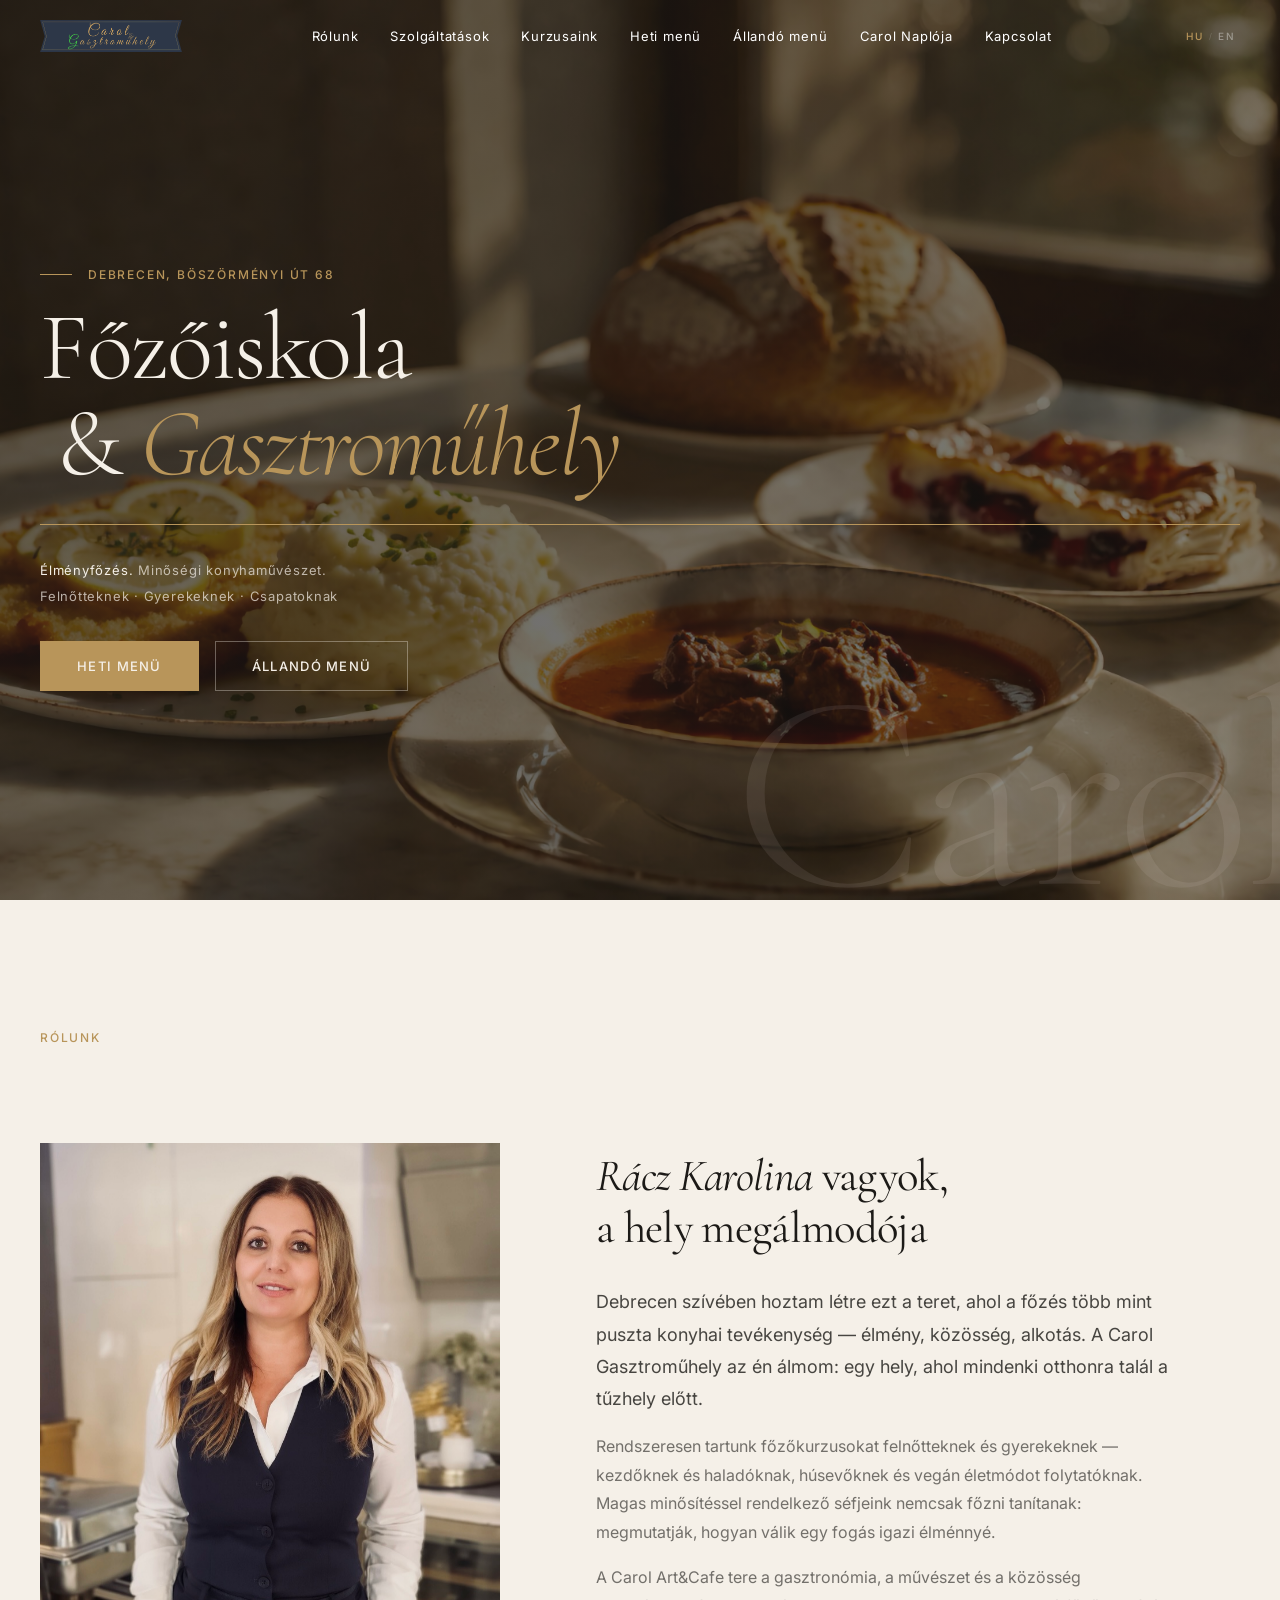
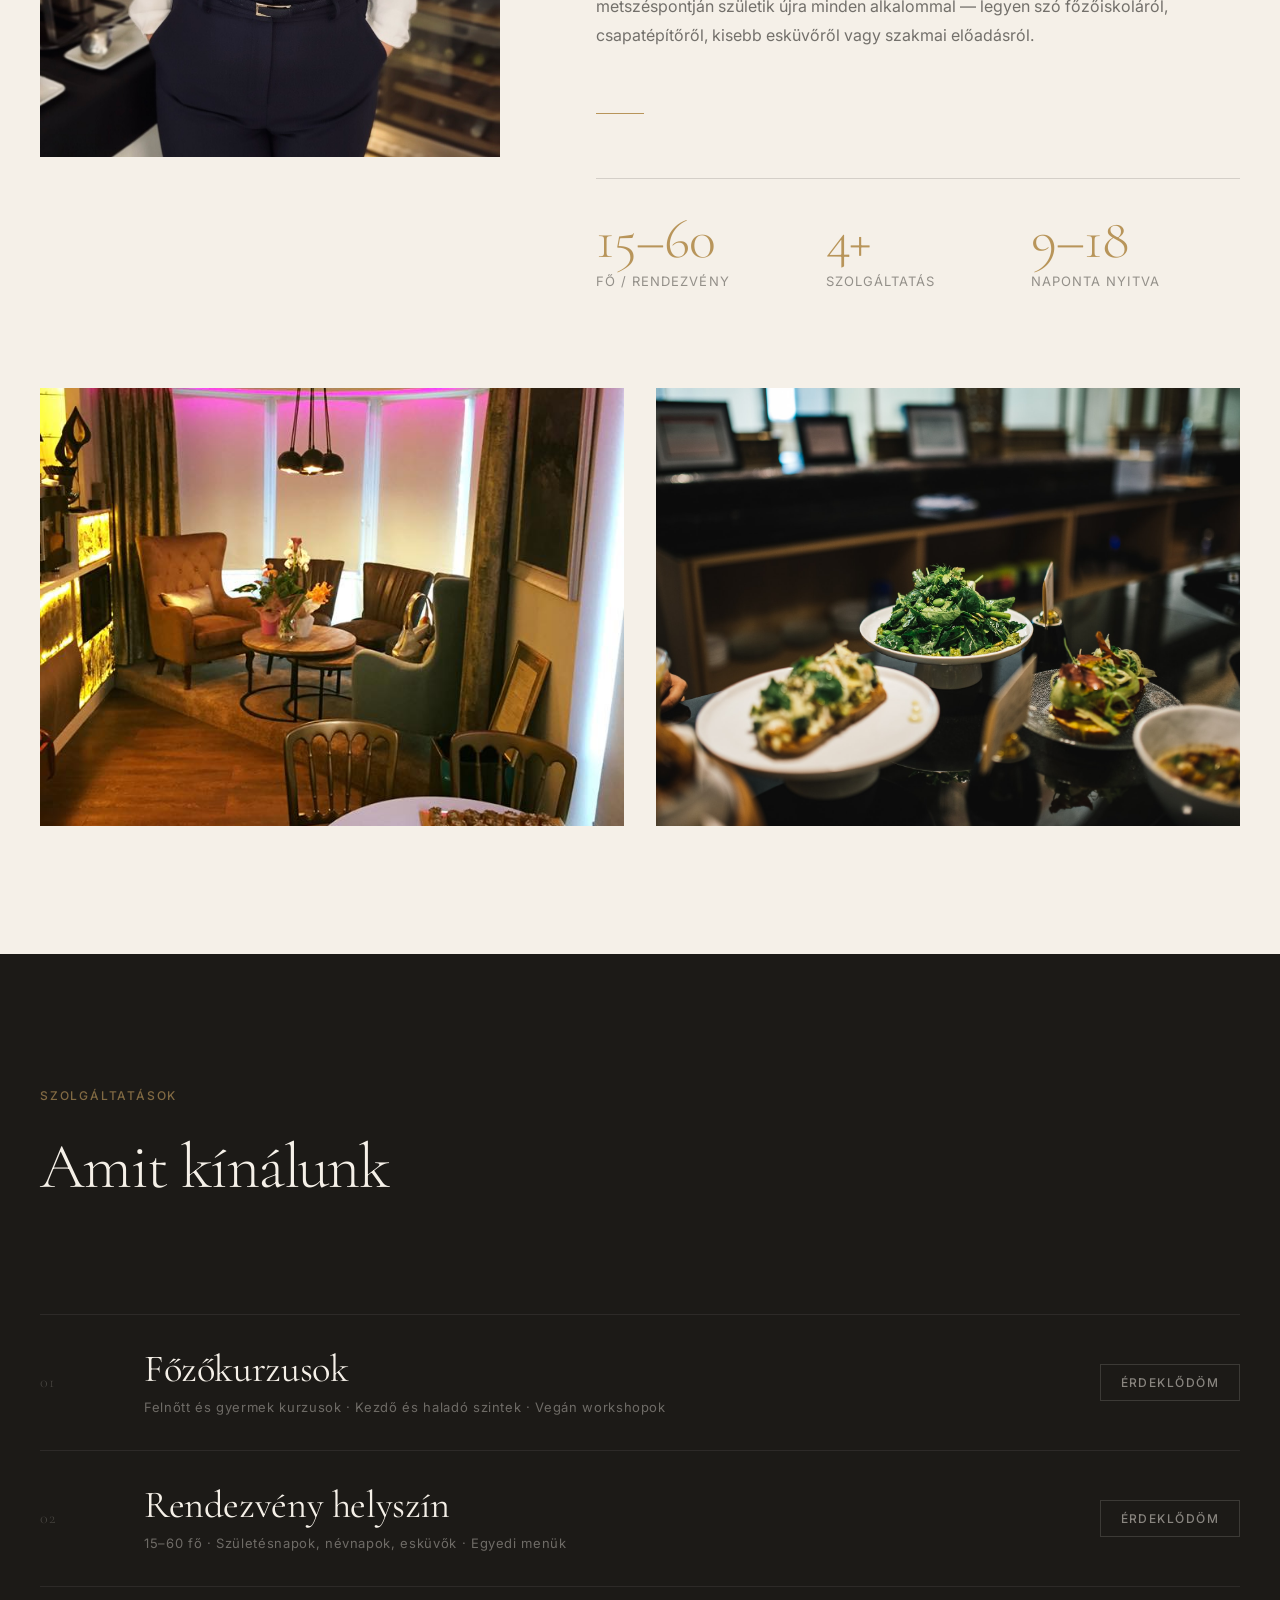
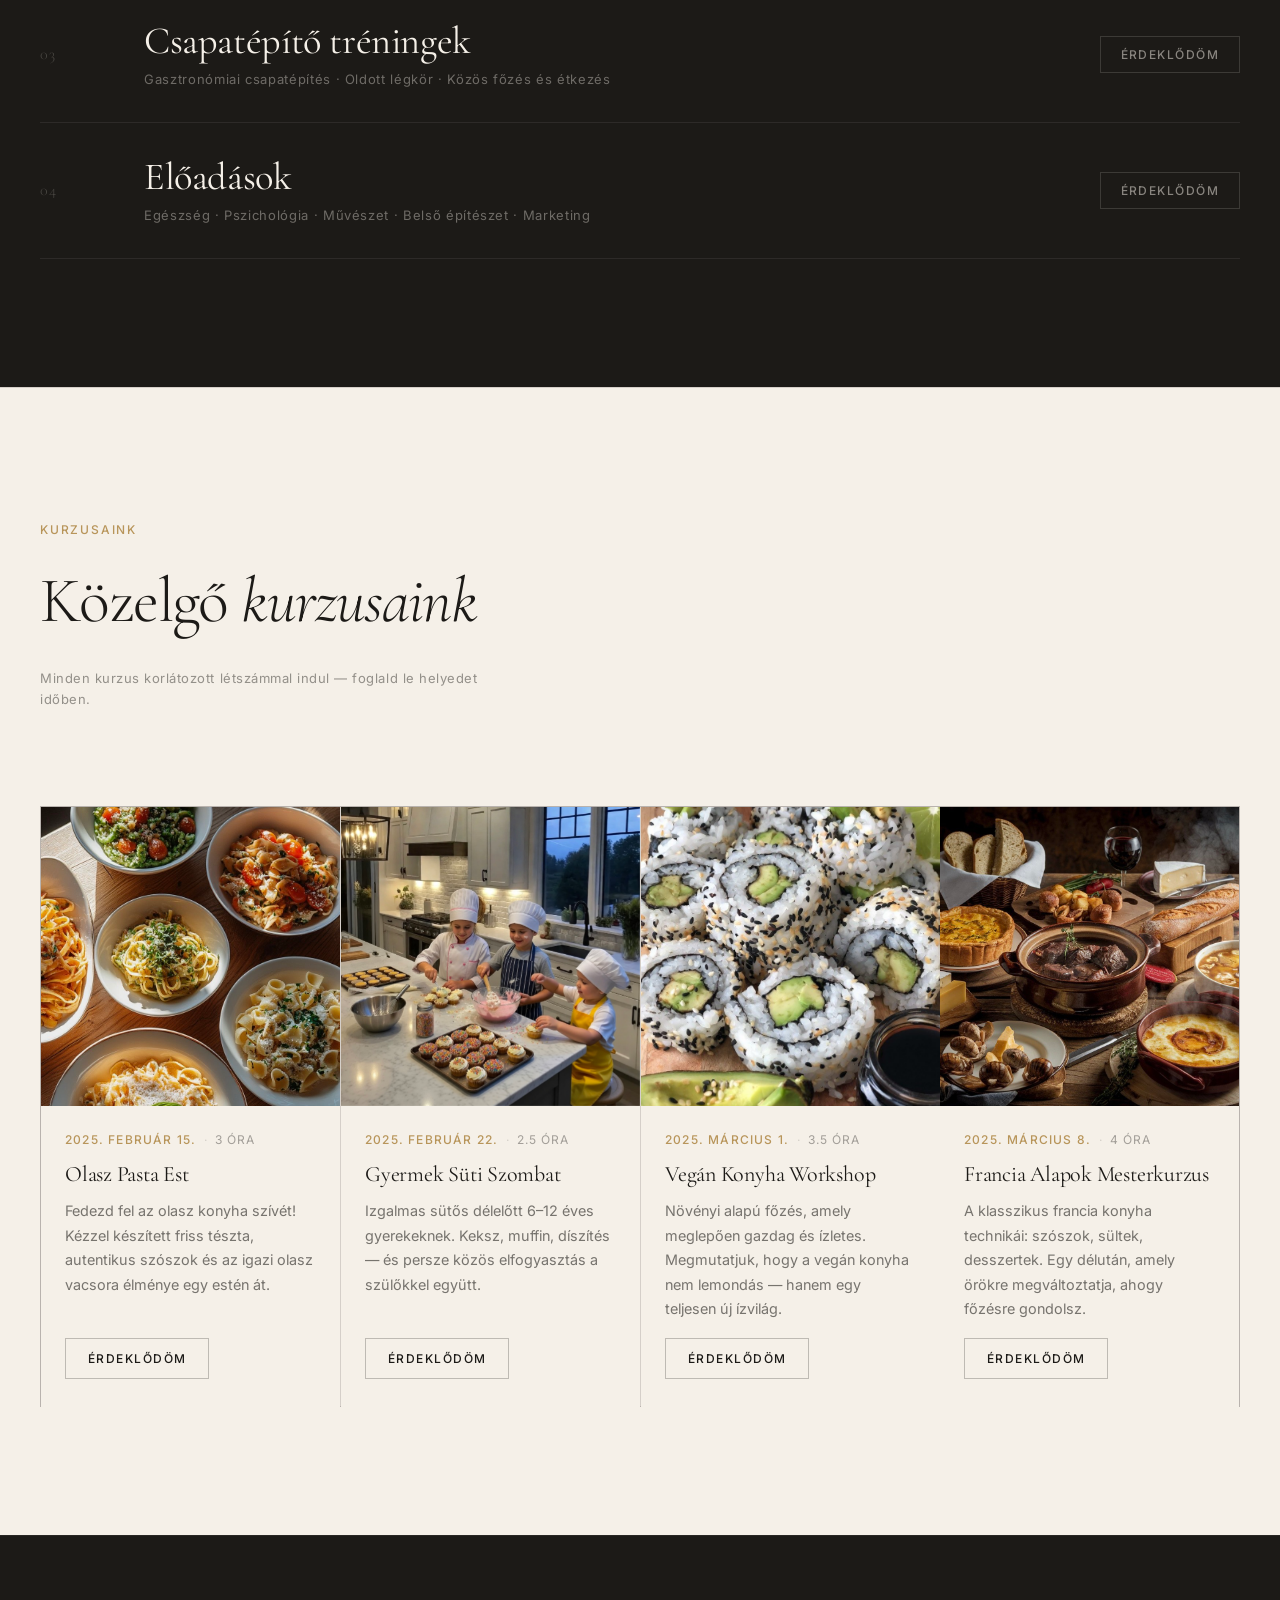
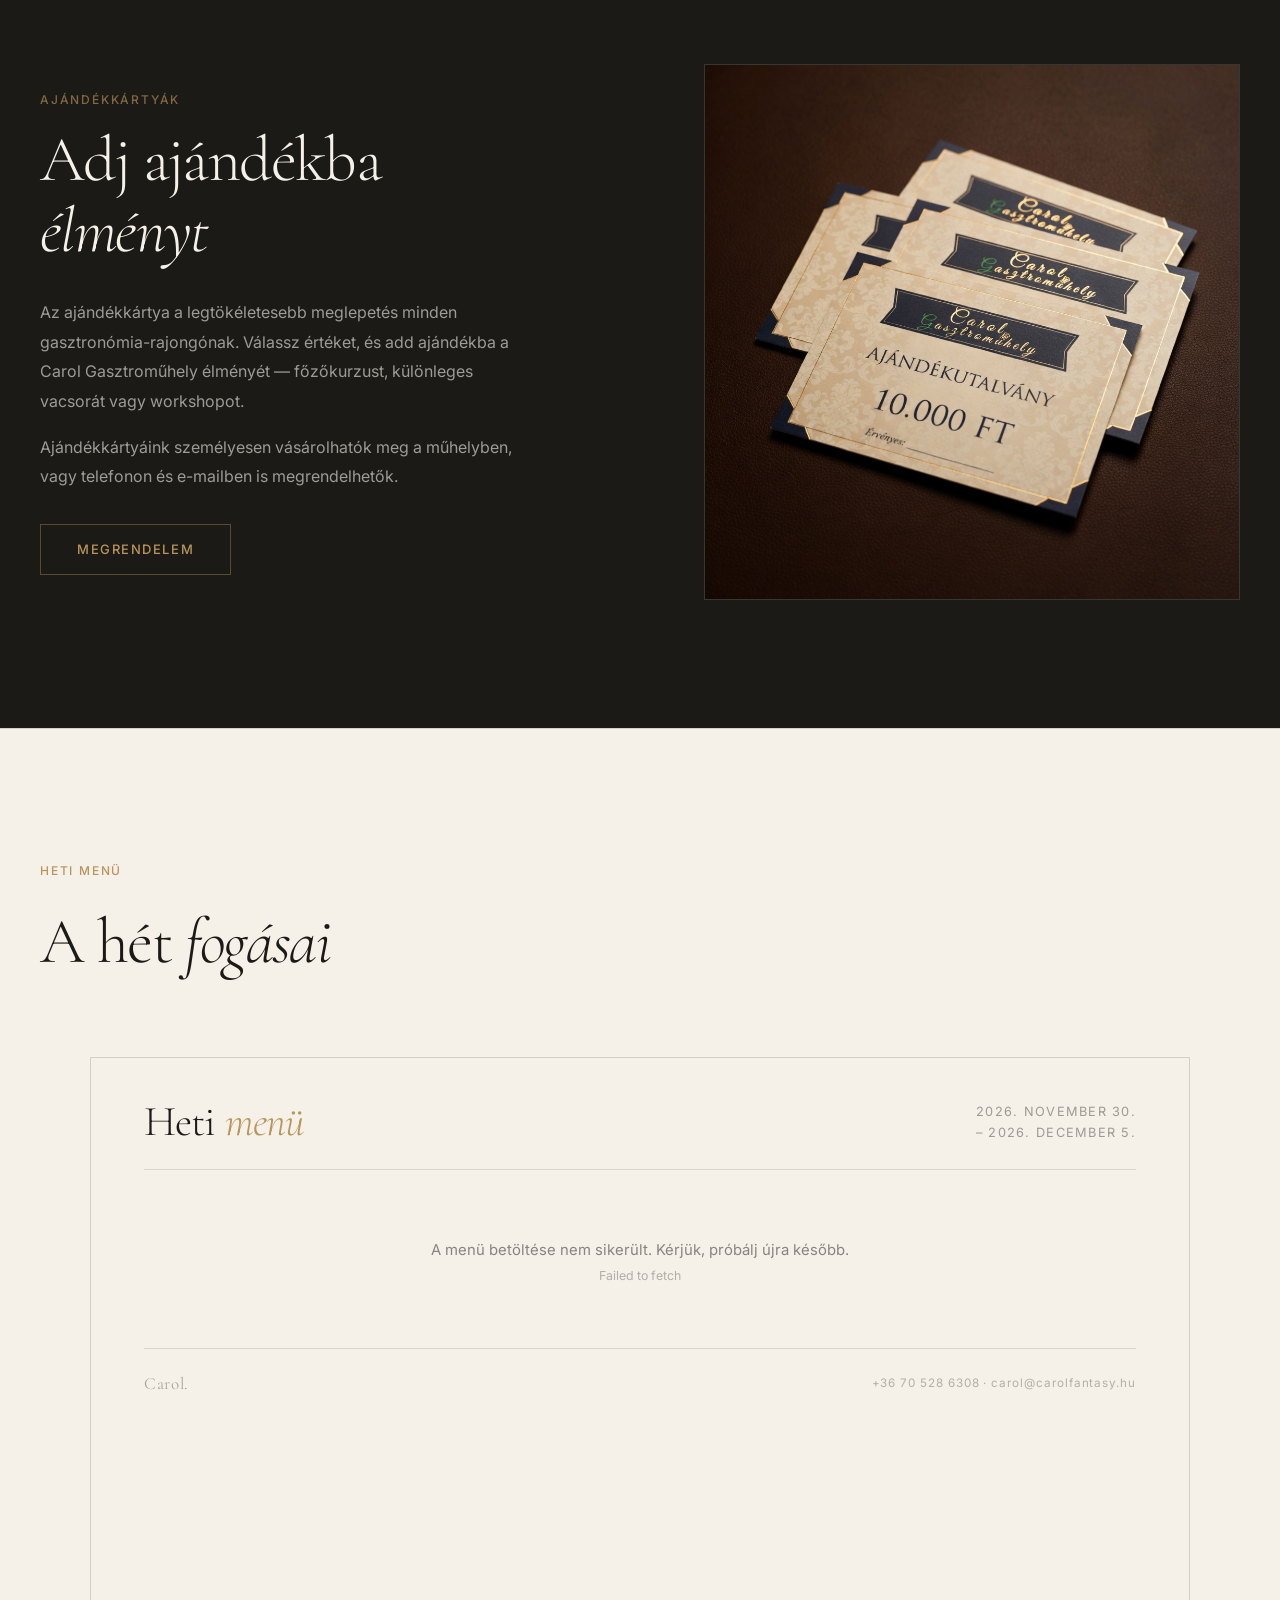
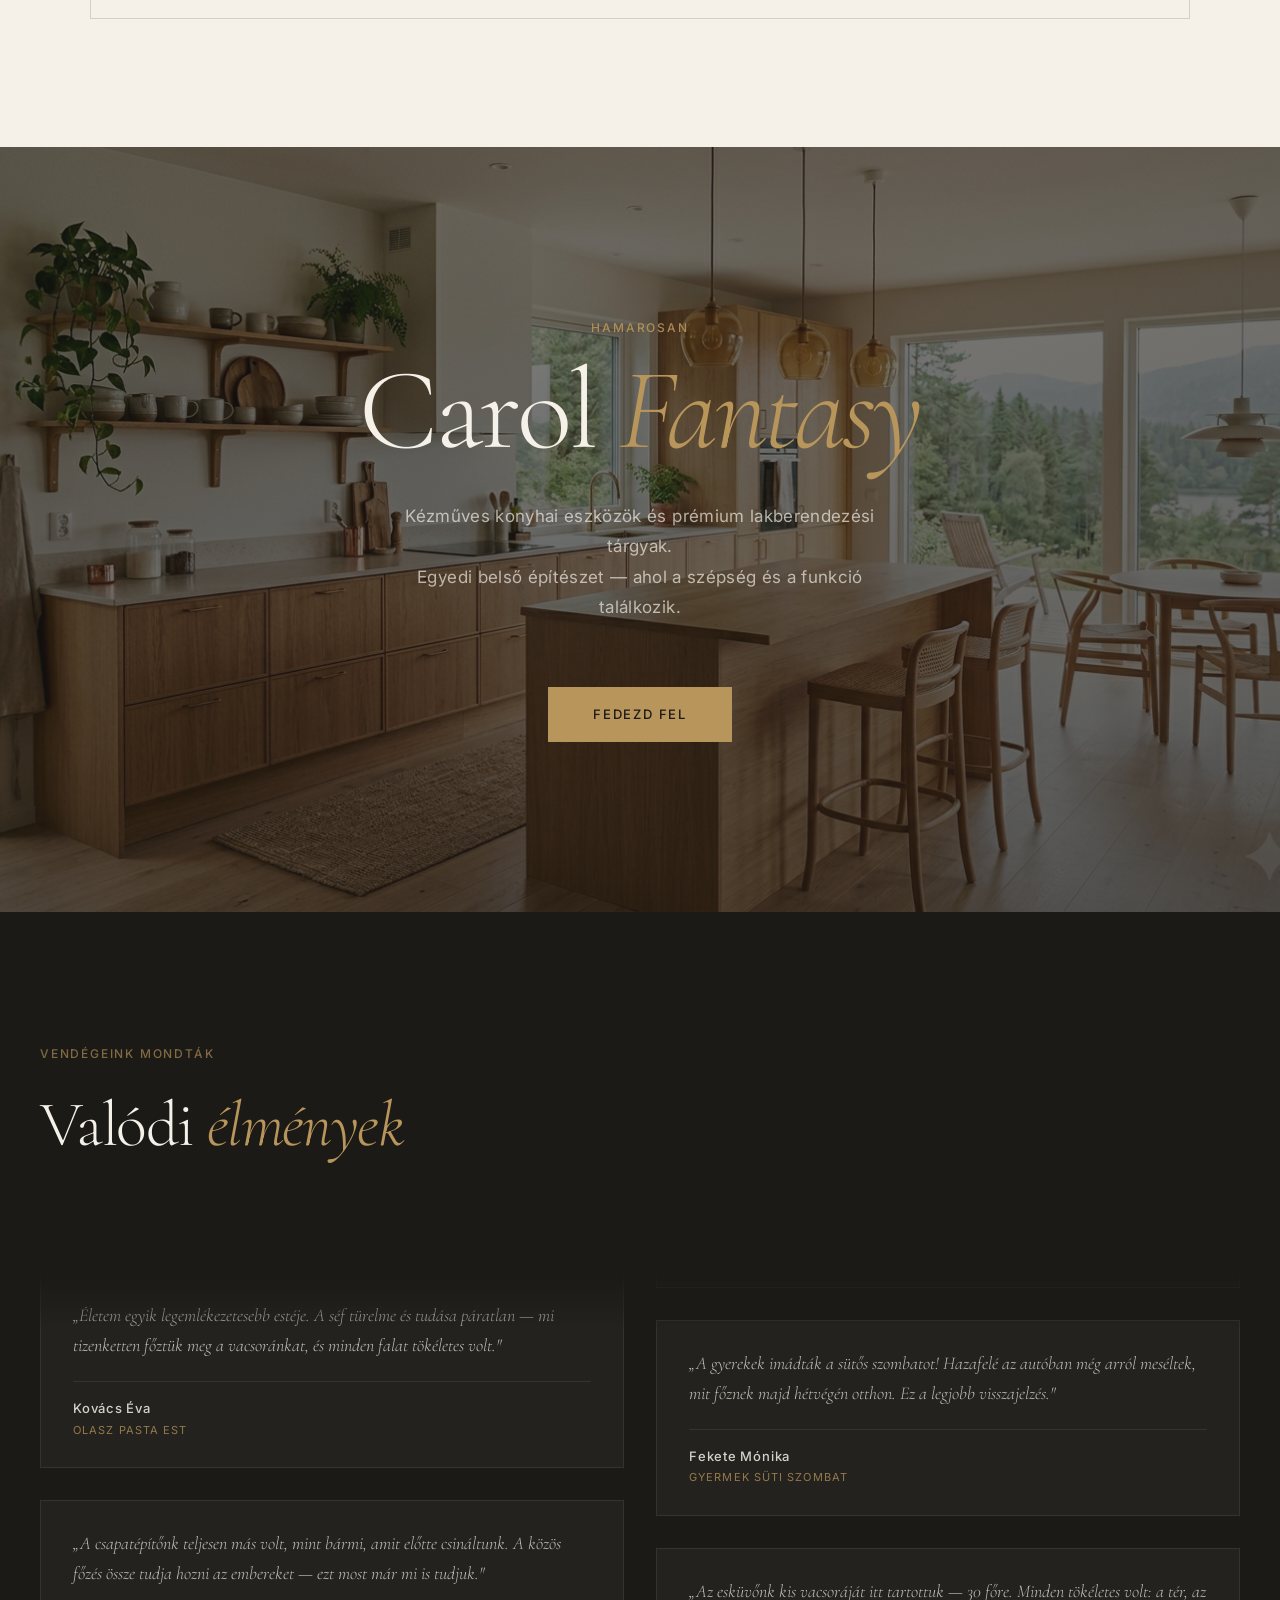
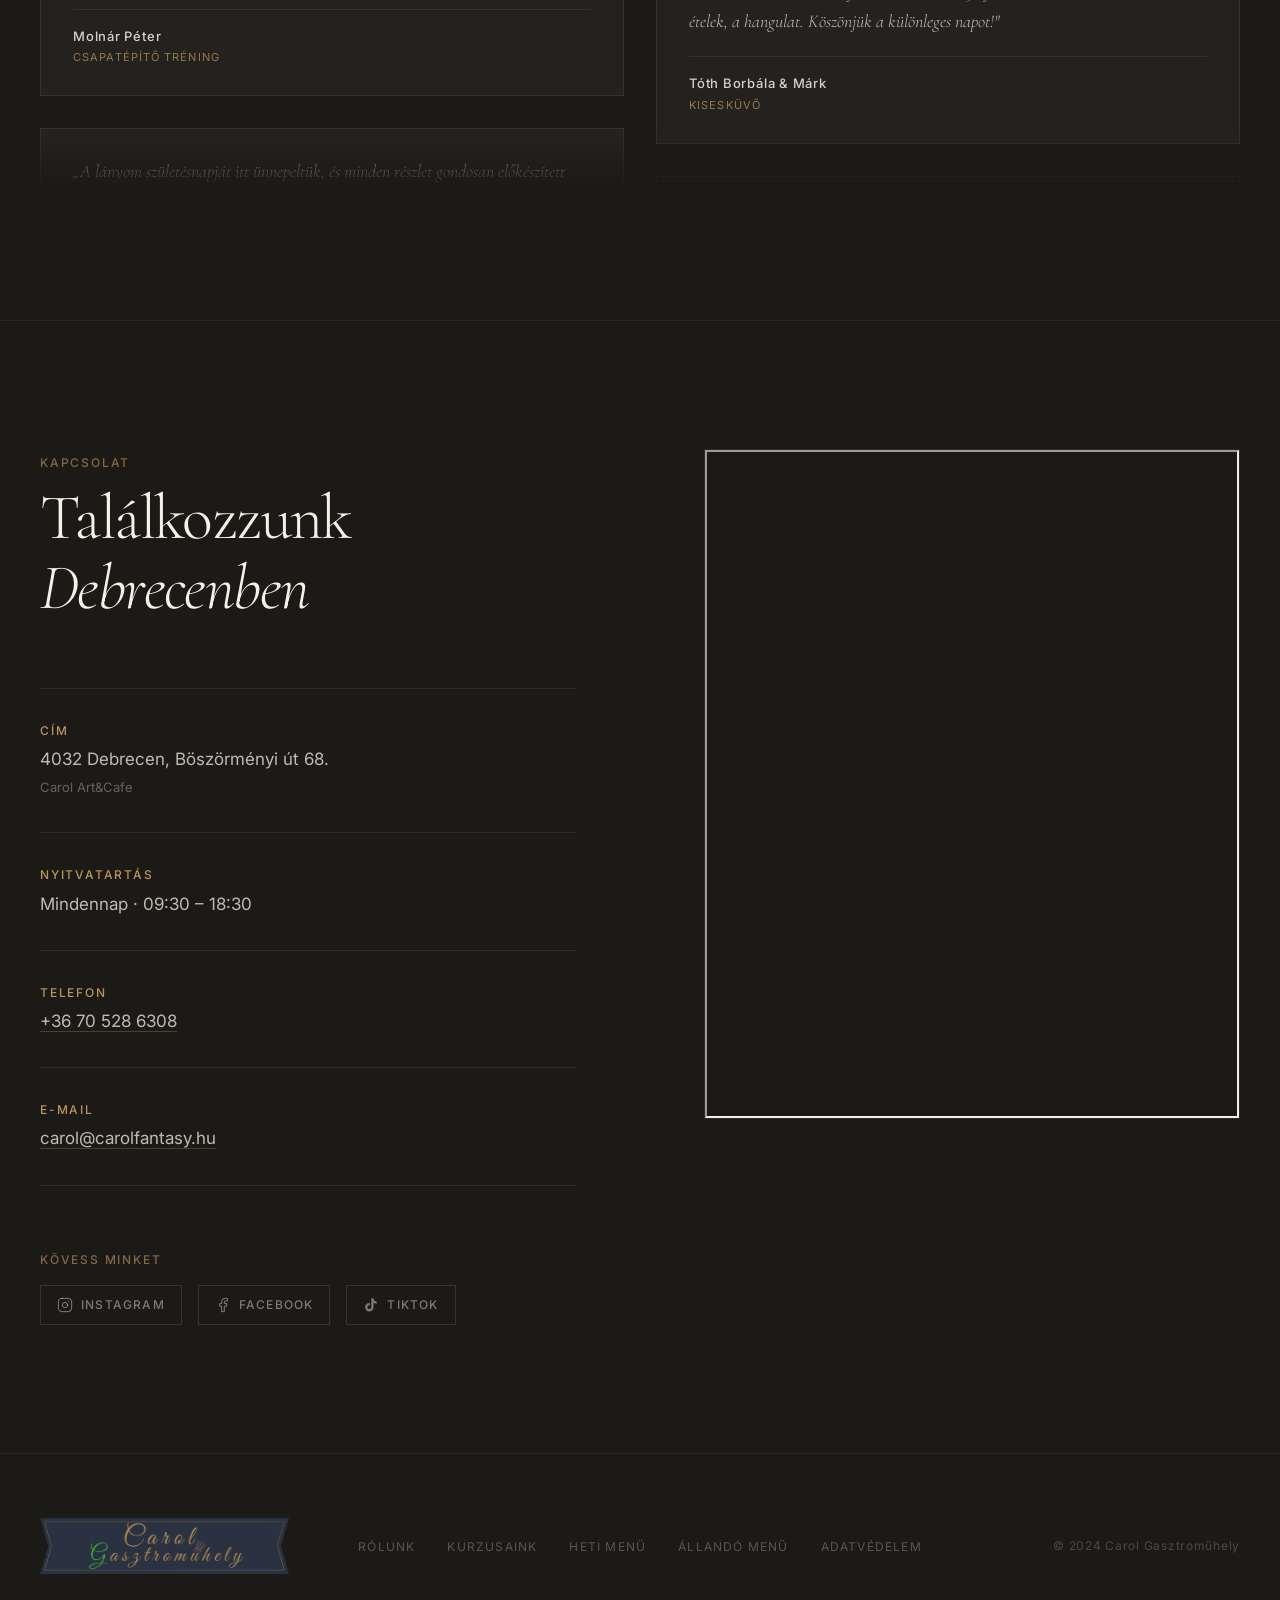
<file: index.html>
<!DOCTYPE html>
<html lang="hu">
<head>
  <meta charset="UTF-8">
  <meta name="viewport" content="width=device-width, initial-scale=1.0">
  <title>Carol Gasztroműhely — Főzőiskola Debrecenben</title>
  <meta name="description" content="Carol Gasztroműhely – főzőiskola, rendezvény helyszín és gasztronómiai workshop Debrecenben. Élményfőzés felnőtteknek és gyerekeknek, csapatépítő tréningek, előadások.">
  <link rel="canonical" href="https://carol-gasztromuhely.hu">
  <link rel="stylesheet" href="styles/tokens.css">
  <link rel="stylesheet" href="styles/main.css">
</head>
<body>

  <!-- ══ NAVIGATION ══════════════════════════════════════════ -->
  <nav class="nav" id="nav" aria-label="Fő navigáció">
    <div class="nav-inner">

      <a href="#fooldal" class="nav-logo">
        <img src="assets/images/logo.png" alt="Carol Gasztroműhely">
      </a>

      <ul class="nav-links" id="nav-links" role="list">
        <li><a href="#rolunk" data-t="nav-about">Rólunk</a></li>
        <li><a href="#szolgaltatasok" data-t="nav-services">Szolgáltatások</a></li>
        <li><a href="#kurzusaink" data-t="nav-courses">Kurzusaink</a></li>
        <li><a href="#heti-menu" data-t="nav-menu">Heti menü</a></li>
        <li><a href="menu/alando-menu.html" data-t="nav-alacarte">Állandó menü</a></li>
        <li><a href="menu/carol-naploja.html" data-t="nav-diary">Carol Naplója</a></li>
        <li><a href="#kapcsolat" data-t="nav-contact">Kapcsolat</a></li>
        <!-- Mobile-only language switch (shown inside the overlay) -->
        <li class="nav-lang-mobile" role="none">
          <div class="lang-switch">
            <button class="lang-btn active" data-lang="hu">HU</button>
            <span class="lang-sep" aria-hidden="true">/</span>
            <button class="lang-btn" data-lang="en">EN</button>
          </div>
        </li>
      </ul>

      <!-- Desktop language switch -->
      <div class="lang-switch lang-switch--desktop">
        <button class="lang-btn active" data-lang="hu">HU</button>
        <span class="lang-sep" aria-hidden="true">/</span>
        <button class="lang-btn" data-lang="en">EN</button>
      </div>

      <button class="nav-toggle" id="nav-toggle" aria-label="Menü megnyitása" aria-expanded="false">
        <span></span>
        <span></span>
        <span></span>
      </button>
    </div>
  </nav>

  <main>

    <!-- ══ HERO ════════════════════════════════════════════════ -->
    <section class="hero" id="fooldal" aria-label="Főoldal">
      <div class="hero-watermark" aria-hidden="true">Carol</div>
      <div class="hero-content">

        <div class="hero-eyebrow">
          <span class="hero-eyebrow-line" aria-hidden="true"></span>
          <span class="label">Debrecen, Böszörményi út 68</span>
        </div>

        <h1 class="hero-title" data-t="hero-title">
          Főzőiskola<br>
          <span class="indent">&amp; <em>Gasztroműhely</em></span>
        </h1>

        <div class="hero-rule-wrap" aria-hidden="true">
          <div class="hero-rule"></div>
        </div>

        <div class="hero-bottom">
          <p class="hero-tagline" data-t="hero-tagline">
            <strong>Élményfőzés.</strong> Minőségi konyhaművészet.<br>
            Felnőtteknek · Gyerekeknek · Csapatoknak
          </p>
          <div class="hero-actions">
            <a href="#heti-menu" class="hero-btn hero-btn--filled" data-t="hero-btn1">Heti menü</a>
            <a href="menu/alando-menu.html" class="hero-btn hero-btn--outline" data-t="hero-btn2">Állandó menü</a>
          </div>
        </div>

      </div>
    </section>

    <!-- ══ ABOUT ════════════════════════════════════════════════ -->
    <section class="about" id="rolunk" aria-label="Rólunk">
      <div class="about-container">

        <div class="about-header">
          <span class="label reveal" data-t="label-about">Rólunk</span>
        </div>

        <div class="about-portrait-grid">
          <div class="about-portrait-wrap reveal">
            <img
              src="assets/images/carolportrait.jpg"
              alt="Rácz Karolina, a Carol Gasztroműhely alapítója"
              loading="lazy"
            >
          </div>
          <div class="about-text">
            <h2 class="reveal" data-t="about-h2">
              <em>Rácz Karolina</em> vagyok,<br>a hely megálmodója
            </h2>
            <p class="about-lead reveal reveal-delay-1" data-t="about-lead">
              Debrecen szívében hoztam létre ezt a teret, ahol a főzés több mint
              puszta konyhai tevékenység — élmény, közösség, alkotás. A Carol
              Gasztroműhely az én álmom: egy hely, ahol mindenki otthonra talál
              a tűzhely előtt.
            </p>
            <p class="about-body reveal reveal-delay-2" data-t="about-p2">
              Rendszeresen tartunk főzőkurzusokat felnőtteknek és gyerekeknek —
              kezdőknek és haladóknak, húsevőknek és vegán életmódot folytatóknak.
              Magas minősítéssel rendelkező séfjeink nemcsak főzni tanítanak:
              megmutatják, hogyan válik egy fogás igazi élménnyé.
            </p>
            <p class="about-body reveal reveal-delay-3" data-t="about-p3">
              A Carol Art&amp;Cafe tere a gasztronómia, a művészet és a közösség
              metszéspontján születik újra minden alkalommal — legyen szó
              főzőiskoláról, csapatépítőről, kisebb esküvőről vagy szakmai előadásról.
            </p>
            <div class="about-divider reveal"></div>
            <dl class="about-stats reveal">
              <div class="stat"><dt>15–60</dt><dd data-t="stat-1">Fő / rendezvény</dd></div>
              <div class="stat"><dt>4+</dt><dd data-t="stat-2">Szolgáltatás</dd></div>
              <div class="stat"><dt>9–18</dt><dd data-t="stat-3">Naponta nyitva</dd></div>
            </dl>
          </div>
        </div>

        <div class="about-gallery">
          <div class="about-gallery-item reveal">
            <img src="assets/images/carolinterior.jpg" alt="A Carol Gasztroműhely tere" loading="lazy">
          </div>
          <div class="about-gallery-item reveal reveal-delay-1">
            <img src="assets/images/meal.jpg" alt="Fogásaink" loading="lazy">
          </div>
        </div>

      </div>
    </section>

    <!-- ══ SERVICES ═════════════════════════════════════════════ -->
    <section class="services" id="szolgaltatasok" aria-label="Szolgáltatások">
      <header class="services-header">
        <span class="label" style="color: rgba(184,149,90,0.65);" data-t="label-services">Szolgáltatások</span>
        <h2 class="services-title reveal" data-t="services-h2">Amit kínálunk</h2>
      </header>
      <ul class="services-list" role="list">
        <li class="service-item reveal">
          <span class="service-num">01</span>
          <div class="service-body">
            <span class="service-name" data-t="s1-name">Főzőkurzusok</span>
            <span class="service-desc" data-t="s1-desc">Felnőtt és gyermek kurzusok · Kezdő és haladó szintek · Vegán workshopok</span>
          </div>
          <a href="#kapcsolat" class="service-cta" data-t="service-cta">Érdeklődöm</a>
        </li>
        <li class="service-item reveal reveal-delay-1">
          <span class="service-num">02</span>
          <div class="service-body">
            <span class="service-name" data-t="s2-name">Rendezvény helyszín</span>
            <span class="service-desc" data-t="s2-desc">15–60 fő · Születésnapok, névnapok, esküvők · Egyedi menük</span>
          </div>
          <a href="#kapcsolat" class="service-cta" data-t="service-cta">Érdeklődöm</a>
        </li>
        <li class="service-item reveal reveal-delay-2">
          <span class="service-num">03</span>
          <div class="service-body">
            <span class="service-name" data-t="s3-name">Csapatépítő tréningek</span>
            <span class="service-desc" data-t="s3-desc">Gasztronómiai csapatépítés · Oldott légkör · Közös főzés és étkezés</span>
          </div>
          <a href="#kapcsolat" class="service-cta" data-t="service-cta">Érdeklődöm</a>
        </li>
        <li class="service-item reveal reveal-delay-3">
          <span class="service-num">04</span>
          <div class="service-body">
            <span class="service-name" data-t="s4-name">Előadások</span>
            <span class="service-desc" data-t="s4-desc">Egészség · Pszichológia · Művészet · Belső építészet · Marketing</span>
          </div>
          <a href="#kapcsolat" class="service-cta" data-t="service-cta">Érdeklődöm</a>
        </li>
      </ul>
    </section>

    <!-- ══ KURZUSAINK ═══════════════════════════════════════════ -->
    <section class="kurzusok" id="kurzusaink" aria-label="Kurzusaink">

      <header class="kurzusok-header">
        <span class="label reveal" data-t="label-courses">Kurzusaink</span>
        <h2 class="reveal" data-t="courses-h2">Közelgő <em>kurzusaink</em></h2>
        <p class="kurzusok-sub reveal reveal-delay-1" data-t="courses-sub">
          Minden kurzus korlátozott létszámmal indul — foglald le helyedet időben.
        </p>
      </header>

      <script>
        const KURZUS_SHEET_ID   = '11J_PYoFihazIz1jFThlxFDGYWBv71cMYqSgbT6XCxfA';
        const KURZUS_SHEET_NAME = 'Kurzusok'; // must match your exact tab name in Google Sheets
      </script>

      <div class="kurzusok-grid" id="kurzusok-grid">

        <!-- Card 1: Olasz Pasta Est -->
        <article class="kurzus-card reveal">
          <div class="kurzus-image">
            <img src="assets/images/pasta_night.jpg" alt="Olasz Pasta Est" loading="lazy">
          </div>
          <div class="kurzus-body">
            <div class="kurzus-meta">
              <span class="kurzus-datum">2025. február 15.</span>
              <span class="kurzus-dot" aria-hidden="true">·</span>
              <span class="kurzus-ido">3 óra</span>
            </div>
            <h3 class="kurzus-nev">Olasz Pasta Est</h3>
            <p class="kurzus-leiras">
              Fedezd fel az olasz konyha szívét! Kézzel készített friss tészta,
              autentikus szószok és az igazi olasz vacsora élménye egy estén át.
            </p>
            <a href="#kapcsolat" class="kurzus-cta" data-t="service-cta">Érdeklődöm</a>
          </div>
        </article>

        <!-- Card 2: Gyermek Süti Szombat -->
        <article class="kurzus-card reveal reveal-delay-1">
          <div class="kurzus-image">
            <img src="assets/images/gyermek_suti_szombat.jpg" alt="Gyermek Süti Szombat" loading="lazy">
          </div>
          <div class="kurzus-body">
            <div class="kurzus-meta">
              <span class="kurzus-datum">2025. február 22.</span>
              <span class="kurzus-dot" aria-hidden="true">·</span>
              <span class="kurzus-ido">2.5 óra</span>
            </div>
            <h3 class="kurzus-nev">Gyermek Süti Szombat</h3>
            <p class="kurzus-leiras">
              Izgalmas sütős délelőtt 6–12 éves gyerekeknek. Keksz, muffin,
              díszítés — és persze közös elfogyasztás a szülőkkel együtt.
            </p>
            <a href="#kapcsolat" class="kurzus-cta" data-t="service-cta">Érdeklődöm</a>
          </div>
        </article>

        <!-- Card 3: Vegán Konyha Workshop -->
        <article class="kurzus-card reveal reveal-delay-2">
          <div class="kurzus-image">
            <img src="assets/images/veganfood.jpg" alt="Vegán Konyha Workshop" loading="lazy">
          </div>
          <div class="kurzus-body">
            <div class="kurzus-meta">
              <span class="kurzus-datum">2025. március 1.</span>
              <span class="kurzus-dot" aria-hidden="true">·</span>
              <span class="kurzus-ido">3.5 óra</span>
            </div>
            <h3 class="kurzus-nev">Vegán Konyha Workshop</h3>
            <p class="kurzus-leiras">
              Növényi alapú főzés, amely meglepően gazdag és ízletes. Megmutatjuk,
              hogy a vegán konyha nem lemondás — hanem egy teljesen új ízvilág.
            </p>
            <a href="#kapcsolat" class="kurzus-cta" data-t="service-cta">Érdeklődöm</a>
          </div>
        </article>

        <!-- Card 4: Francia Alapok Mesterkurzus -->
        <article class="kurzus-card reveal reveal-delay-3">
          <div class="kurzus-image">
            <img src="assets/images/francia_alapok.jpg" alt="Francia Alapok Mesterkurzus" loading="lazy">
          </div>
          <div class="kurzus-body">
            <div class="kurzus-meta">
              <span class="kurzus-datum">2025. március 8.</span>
              <span class="kurzus-dot" aria-hidden="true">·</span>
              <span class="kurzus-ido">4 óra</span>
            </div>
            <h3 class="kurzus-nev">Francia Alapok Mesterkurzus</h3>
            <p class="kurzus-leiras">
              A klasszikus francia konyha technikái: szószok, sültek, desszertek.
              Egy délután, amely örökre megváltoztatja, ahogy főzésre gondolsz.
            </p>
            <a href="#kapcsolat" class="kurzus-cta" data-t="service-cta">Érdeklődöm</a>
          </div>
        </article>

      </div>
    </section>

    <!-- ══ AJÁNDÉKKÁRTYÁK ═════════════════════════════════════════ -->
    <section class="ajandek" id="ajandekkartyak" aria-label="Ajándékkártyák">
      <div class="ajandek-grid">

        <div class="ajandek-text">
          <span class="label" data-t="label-gift">Ajándékkártyák</span>
          <h2 class="reveal" data-t="gift-h2">Adj ajándékba<br><em>élményt</em></h2>
          <p class="reveal reveal-delay-1" data-t="gift-p1">
            Az ajándékkártya a legtökéletesebb meglepetés minden gasztronómia-rajongónak.
            Válassz értéket, és add ajándékba a Carol Gasztroműhely élményét —
            főzőkurzust, különleges vacsorát vagy workshopot.
          </p>
          <p class="reveal reveal-delay-2" data-t="gift-p2">
            Ajándékkártyáink személyesen vásárolhatók meg a műhelyben,
            vagy telefonon és e-mailben is megrendelhetők.
          </p>
          <a href="ajandekkartyak.html" class="ajandek-cta reveal reveal-delay-3" data-t="gift-cta">Megrendelem</a>
        </div>

        <div class="ajandek-image-slot reveal">
          <img src="assets/images/giftcards.JPG" alt="Carol Gasztroműhely ajándékkártya">
        </div>

      </div>
    </section>

    <!-- ══ WEEKLY MENU ══════════════════════════════════════════ -->
    <section class="menu-section" id="heti-menu" aria-label="Heti menü">
      <header class="menu-header">
        <span class="label reveal" data-t="label-menu-s">Heti menü</span>
        <h2 class="reveal" data-t="menu-h2">A hét <em>fogásai</em></h2>
      </header>
      <div class="menu-frame-wrap reveal">
        <iframe src="menu/menu-widget.html" id="menu-iframe" title="Heti menü" loading="lazy" scrolling="no"></iframe>
      </div>
    </section>

    <!-- ══ CAROL FANTASY ══════════════════════════════════════════ -->
    <section class="carol-fantasy" id="carol-fantasy" aria-label="Carol Fantasy">
      <div class="carol-fantasy-bg" aria-hidden="true"
           style="background-image: url('assets/images/Gemini_Generated_Image_h8ffe6h8ffe6h8ff.png')">
      </div>
      <div class="carol-fantasy-overlay" aria-hidden="true"></div>
      <div class="carol-fantasy-content">
        <span class="label" data-t="label-fantasy">Hamarosan</span>
        <h2 data-t="fantasy-h2">Carol <em>Fantasy</em></h2>
        <p data-t="fantasy-p">
          Kézműves konyhai eszközök és prémium lakberendezési tárgyak.<br>
          Egyedi belső építészet — ahol a szépség és a funkció találkozik.
        </p>
        <a href="#" class="carol-fantasy-btn" data-t="fantasy-btn">
          Fedezd fel
        </a>
      </div>
    </section>

    <!-- ══ TESTIMONIALS ═════════════════════════════════════════ -->
    <section class="testimonials" id="velemenyek" aria-label="Vendégeink mondták">
      <div class="testimonials-header">
        <span class="label reveal" data-t="label-testi">Vendégeink mondták</span>
        <h2 class="reveal" data-t="testi-h2">Valódi <em>élmények</em></h2>
      </div>

      <div class="testimonials-stage" aria-hidden="true">

        <!-- Column A — scrolls up -->
        <div class="testimonials-col testimonials-col--up">
          <div class="testimonials-track">

            <blockquote class="testi-card">
              <p class="testi-quote">„Életem egyik legemlékezetesebb estéje. A séf türelme és tudása páratlan — mi tizenketten főztük meg a vacsoránkat, és minden falat tökéletes volt."</p>
              <footer class="testi-footer">
                <span class="testi-name">Kovács Éva</span>
                <span class="testi-context">Olasz Pasta Est</span>
              </footer>
            </blockquote>

            <blockquote class="testi-card">
              <p class="testi-quote">„A csapatépítőnk teljesen más volt, mint bármi, amit előtte csináltunk. A közös főzés össze tudja hozni az embereket — ezt most már mi is tudjuk."</p>
              <footer class="testi-footer">
                <span class="testi-name">Molnár Péter</span>
                <span class="testi-context">Csapatépítő tréning</span>
              </footer>
            </blockquote>

            <blockquote class="testi-card">
              <p class="testi-quote">„A lányom születésnapját itt ünnepeltük, és minden részlet gondosan előkészített volt. A tér gyönyörű, a hangulat meghitt, az ételek kiválóak."</p>
              <footer class="testi-footer">
                <span class="testi-name">Szabó Judit</span>
                <span class="testi-context">Magánrendezvény</span>
              </footer>
            </blockquote>

            <blockquote class="testi-card">
              <p class="testi-quote">„Soha nem gondoltam volna, hogy a vegán főzés ilyen izgalmas lehet. A workshop után otthon is mertem kísérletezni — és sikerült!"</p>
              <footer class="testi-footer">
                <span class="testi-name">Horváth Anna</span>
                <span class="testi-context">Vegán Konyha Workshop</span>
              </footer>
            </blockquote>

            <!-- Duplicate for seamless loop -->
            <blockquote class="testi-card" aria-hidden="true">
              <p class="testi-quote">„Életem egyik legemlékezetesebb estéje. A séf türelme és tudása páratlan — mi tizenketten főztük meg a vacsoránkat, és minden falat tökéletes volt."</p>
              <footer class="testi-footer">
                <span class="testi-name">Kovács Éva</span>
                <span class="testi-context">Olasz Pasta Est</span>
              </footer>
            </blockquote>

            <blockquote class="testi-card" aria-hidden="true">
              <p class="testi-quote">„A csapatépítőnk teljesen más volt, mint bármi, amit előtte csináltunk. A közös főzés össze tudja hozni az embereket — ezt most már mi is tudjuk."</p>
              <footer class="testi-footer">
                <span class="testi-name">Molnár Péter</span>
                <span class="testi-context">Csapatépítő tréning</span>
              </footer>
            </blockquote>

            <blockquote class="testi-card" aria-hidden="true">
              <p class="testi-quote">„A lányom születésnapját itt ünnepeltük, és minden részlet gondosan előkészített volt. A tér gyönyörű, a hangulat meghitt, az ételek kiválóak."</p>
              <footer class="testi-footer">
                <span class="testi-name">Szabó Judit</span>
                <span class="testi-context">Magánrendezvény</span>
              </footer>
            </blockquote>

            <blockquote class="testi-card" aria-hidden="true">
              <p class="testi-quote">„Soha nem gondoltam volna, hogy a vegán főzés ilyen izgalmas lehet. A workshop után otthon is mertem kísérletezni — és sikerült!"</p>
              <footer class="testi-footer">
                <span class="testi-name">Horváth Anna</span>
                <span class="testi-context">Vegán Konyha Workshop</span>
              </footer>
            </blockquote>

          </div>
        </div>

        <!-- Column B — scrolls down -->
        <div class="testimonials-col testimonials-col--down">
          <div class="testimonials-track">

            <blockquote class="testi-card">
              <p class="testi-quote">„Karolina és a csapata valami különlegeset alkotott Debrecenben. Nem csak főzni tanítanak — megmutatják, hogyan kell szeretni a jó ételt."</p>
              <footer class="testi-footer">
                <span class="testi-name">Nagy Bence</span>
                <span class="testi-context">Francia Alapok Mesterkurzus</span>
              </footer>
            </blockquote>

            <blockquote class="testi-card">
              <p class="testi-quote">„A gyerekek imádták a sütős szombatot! Hazafelé az autóban még arról meséltek, mit főznek majd hétvégén otthon. Ez a legjobb visszajelzés."</p>
              <footer class="testi-footer">
                <span class="testi-name">Fekete Mónika</span>
                <span class="testi-context">Gyermek Süti Szombat</span>
              </footer>
            </blockquote>

            <blockquote class="testi-card">
              <p class="testi-quote">„Az esküvőnk kis vacsoráját itt tartottuk — 30 főre. Minden tökéletes volt: a tér, az ételek, a hangulat. Köszönjük a különleges napot!"</p>
              <footer class="testi-footer">
                <span class="testi-name">Tóth Borbála &amp; Márk</span>
                <span class="testi-context">Kisesküvő</span>
              </footer>
            </blockquote>

            <blockquote class="testi-card">
              <p class="testi-quote">„A cég nevében mondom: jövőre is ide jövünk csapatépítőre. A kollégáim még hetek múlva is a főzős napot emlegetik az irodában."</p>
              <footer class="testi-footer">
                <span class="testi-name">Varga Tamás</span>
                <span class="testi-context">Vállalati csapatépítő</span>
              </footer>
            </blockquote>

            <!-- Duplicate for seamless loop -->
            <blockquote class="testi-card" aria-hidden="true">
              <p class="testi-quote">„Karolina és a csapata valami különlegeset alkotott Debrecenben. Nem csak főzni tanítanak — megmutatják, hogyan kell szeretni a jó ételt."</p>
              <footer class="testi-footer">
                <span class="testi-name">Nagy Bence</span>
                <span class="testi-context">Francia Alapok Mesterkurzus</span>
              </footer>
            </blockquote>

            <blockquote class="testi-card" aria-hidden="true">
              <p class="testi-quote">„A gyerekek imádták a sütős szombatot! Hazafelé az autóban még arról meséltek, mit főznek majd hétvégén otthon. Ez a legjobb visszajelzés."</p>
              <footer class="testi-footer">
                <span class="testi-name">Fekete Mónika</span>
                <span class="testi-context">Gyermek Süti Szombat</span>
              </footer>
            </blockquote>

            <blockquote class="testi-card" aria-hidden="true">
              <p class="testi-quote">„Az esküvőnk kis vacsoráját itt tartottuk — 30 főre. Minden tökéletes volt: a tér, az ételek, a hangulat. Köszönjük a különleges napot!"</p>
              <footer class="testi-footer">
                <span class="testi-name">Tóth Borbála &amp; Márk</span>
                <span class="testi-context">Kisesküvő</span>
              </footer>
            </blockquote>

            <blockquote class="testi-card" aria-hidden="true">
              <p class="testi-quote">„A cég nevében mondom: jövőre is ide jövünk csapatépítőre. A kollégáim még hetek múlva is a főzős napot emlegetik az irodában."</p>
              <footer class="testi-footer">
                <span class="testi-name">Varga Tamás</span>
                <span class="testi-context">Vállalati csapatépítő</span>
              </footer>
            </blockquote>

          </div>
        </div>

      </div>
    </section>

    <!-- ══ CONTACT ══════════════════════════════════════════════ -->
    <section class="contact" id="kapcsolat" aria-label="Kapcsolat">
      <div class="contact-grid">

        <div class="contact-left">
          <span class="label" style="color: rgba(184,149,90,0.65);" data-t="label-contact">Kapcsolat</span>
          <h2 class="reveal" data-t="contact-h2">Találkozzunk<br><em>Debrecenben</em></h2>

          <dl class="contact-details">
            <div class="contact-row reveal">
              <dt class="contact-row-label" data-t="contact-addr">Cím</dt>
              <dd class="contact-row-value">
                4032 Debrecen, Böszörményi út 68.<br>
                <small style="opacity:0.45; font-size:0.8125rem;">Carol Art&amp;Cafe</small>
              </dd>
            </div>
            <div class="contact-row reveal reveal-delay-1">
              <dt class="contact-row-label" data-t="contact-hours-l">Nyitvatartás</dt>
              <dd class="contact-row-value" data-t="contact-hours-v">Mindennap · 09:30 – 18:30</dd>
            </div>
            <div class="contact-row reveal reveal-delay-2">
              <dt class="contact-row-label" data-t="contact-phone-l">Telefon</dt>
              <dd class="contact-row-value">
                <a href="tel:+36705286308">+36 70 528 6308</a>
              </dd>
            </div>
            <div class="contact-row reveal reveal-delay-3">
              <dt class="contact-row-label" data-t="contact-email-l">E-mail</dt>
              <dd class="contact-row-value">
                <a href="mailto:carol@carolfantasy.hu">carol@carolfantasy.hu</a>
              </dd>
            </div>
          </dl>

          <div class="contact-social reveal">
            <span class="contact-social-label label" data-t="contact-social">Kövess minket</span>
            <div class="social-links">
              <a href="https://www.instagram.com/" target="_blank" rel="noopener noreferrer" class="social-link" aria-label="Instagram">
                <svg viewBox="0 0 24 24" fill="none" stroke="currentColor" stroke-width="1.5" stroke-linecap="round" stroke-linejoin="round" aria-hidden="true">
                  <rect x="2" y="2" width="20" height="20" rx="5.5"/>
                  <circle cx="12" cy="12" r="4"/>
                  <circle cx="17.5" cy="6.5" r="1" fill="currentColor" stroke="none"/>
                </svg>
                <span>Instagram</span>
              </a>
              <a href="https://www.facebook.com/" target="_blank" rel="noopener noreferrer" class="social-link" aria-label="Facebook">
                <svg viewBox="0 0 24 24" fill="none" stroke="currentColor" stroke-width="1.5" stroke-linecap="round" stroke-linejoin="round" aria-hidden="true">
                  <path d="M18 2h-3a5 5 0 0 0-5 5v3H7v4h3v8h4v-8h3l1-4h-4V7a1 1 0 0 1 1-1h3z"/>
                </svg>
                <span>Facebook</span>
              </a>
              <a href="https://www.tiktok.com/" target="_blank" rel="noopener noreferrer" class="social-link" aria-label="TikTok">
                <svg viewBox="0 0 24 24" fill="currentColor" aria-hidden="true">
                  <path d="M19.59 6.69a4.83 4.83 0 0 1-3.77-4.25V2h-3.45v13.67a2.89 2.89 0 0 1-2.88 2.5 2.89 2.89 0 0 1-2.89-2.89 2.89 2.89 0 0 1 2.89-2.89c.28 0 .54.04.79.1V9.01a6.27 6.27 0 0 0-.79-.05 6.34 6.34 0 0 0-6.34 6.34 6.34 6.34 0 0 0 6.34 6.34 6.34 6.34 0 0 0 6.33-6.34V8.74a8.18 8.18 0 0 0 4.79 1.53V6.82a4.85 4.85 0 0 1-1.02-.13z"/>
                </svg>
                <span>TikTok</span>
              </a>
            </div>
          </div>
        </div>

        <div class="contact-map reveal">
          <iframe
            src="https://www.google.com/maps/embed?pb=!1m18!1m12!1m3!1d2694.4!2d21.6135!3d47.5362!2m3!1f0!2f0!3f0!3m2!1i1024!2i768!4f13.1!3m3!1m2!1s0x47470e6a0000000%3A0x0!2sBöszörményi+út+68%2C+Debrecen%2C+4032!5e0!3m2!1shu!2shu!4v1"
            loading="lazy" allowfullscreen referrerpolicy="no-referrer-when-downgrade"
            title="Carol Gasztroműhely térképen"
          ></iframe>
        </div>

      </div>
    </section>

  </main>

  <!-- ══ FOOTER ══════════════════════════════════════════════ -->
  <footer class="footer" aria-label="Lábléc">
    <div class="footer-inner">

      <a href="#fooldal" class="footer-logo">
        <img src="assets/images/logo.png" alt="Carol Gasztroműhely">
      </a>

      <ul class="footer-links" role="list">
        <li><a href="#rolunk" data-t="footer-about">Rólunk</a></li>
        <li><a href="#kurzusaink" data-t="footer-courses">Kurzusaink</a></li>
        <li><a href="#heti-menu" data-t="footer-menu">Heti menü</a></li>
        <li><a href="menu/alando-menu.html" data-t="footer-alacarte">Állandó menü</a></li>
        <li><a href="/gdpr" data-t="footer-privacy">Adatvédelem</a></li>
      </ul>

      <p class="footer-copy">&copy; 2024 Carol Gasztroműhely</p>

    </div>
  </footer>

  <script src="scripts/main.js"></script>
</body>
</html>
</file>
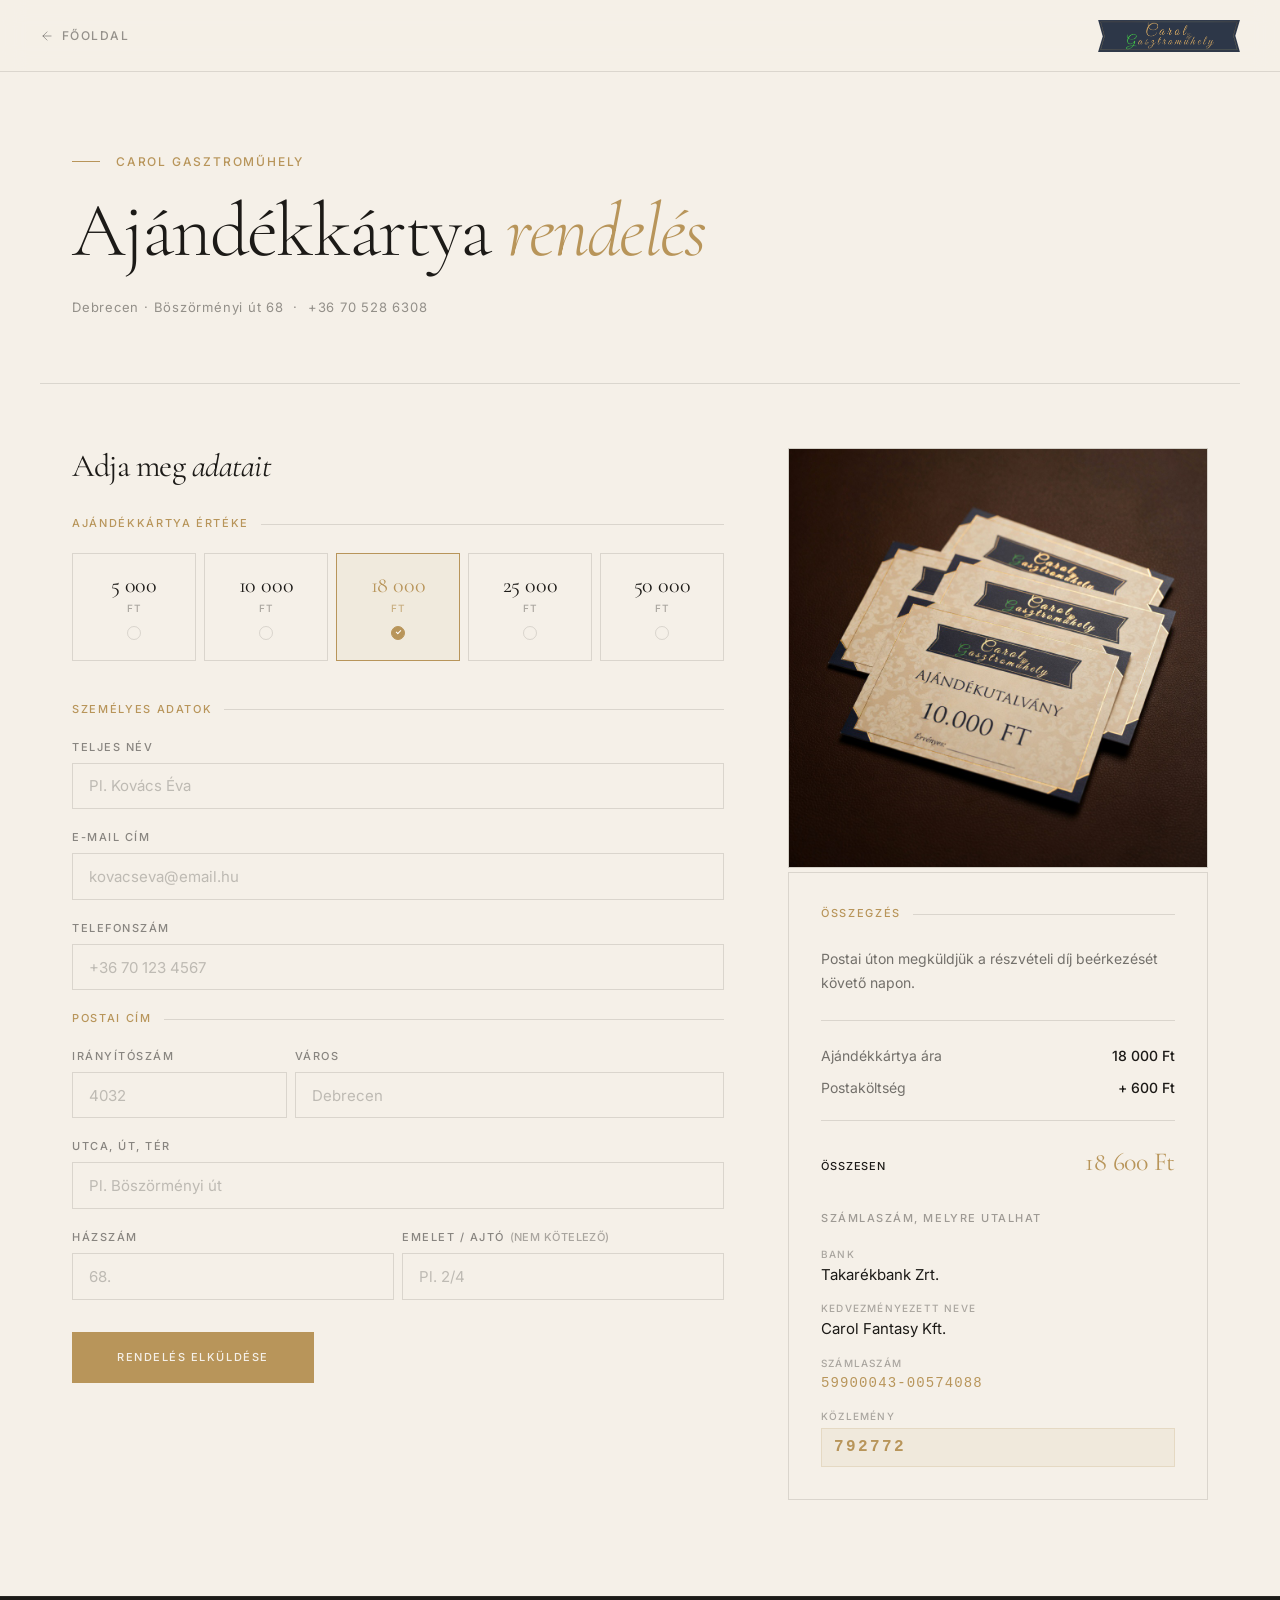
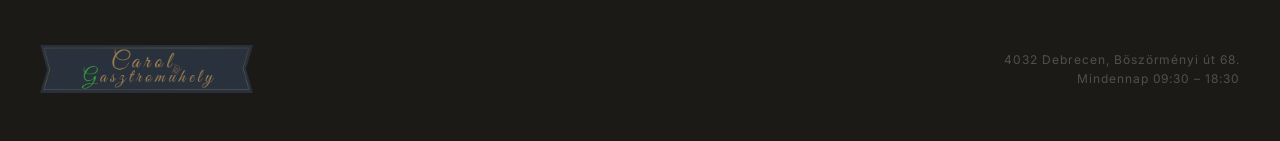
<file: ajandekkartyak.html>
<!DOCTYPE html>
<html lang="hu">
<head>
  <meta charset="UTF-8">
  <meta name="viewport" content="width=device-width, initial-scale=1.0">
  <title>Ajándékkártya rendelés — Carol Gasztroműhely</title>
  <meta name="description" content="Carol Gasztroműhely ajándékkártya rendelése. Adj ajándékba élményt!">

  <link rel="preconnect" href="https://fonts.googleapis.com">
  <link rel="preconnect" href="https://fonts.gstatic.com" crossorigin>
  <link href="https://fonts.googleapis.com/css2?family=Cormorant+Garamond:ital,wght@0,300;0,400;0,500;1,300;1,400;1,500&family=Inter:wght@300;400;500&display=swap" rel="stylesheet">

  <style>
    :root {
      --color-bg:       #F5F0E8;
      --color-text:     #1C1A17;
      --color-accent:   #B8955A;
      --color-bg-dark:  #1C1A17;
      --color-text-dark:#F5F0E8;
      --color-rule:     rgba(28, 26, 23, 0.12);
      --color-error:    #a0402a;
      --font-heading:   'Cormorant Garamond', Georgia, serif;
      --font-body:      'Inter', system-ui, sans-serif;
      --max-width:      1200px;
      --nav-height:     72px;
      --ease-out:       cubic-bezier(0.16, 1, 0.3, 1);
    }

    *, *::before, *::after { box-sizing: border-box; margin: 0; padding: 0; }
    html { scroll-behavior: smooth; }
    img { max-width: 100%; display: block; }
    a { color: inherit; text-decoration: none; }
    ul { list-style: none; }
    button { cursor: pointer; border: none; background: none; font: inherit; }

    body {
      font-family: var(--font-body);
      font-size: 1rem;
      color: var(--color-text);
      background: var(--color-bg);
      line-height: 1.6;
      -webkit-font-smoothing: antialiased;
      overflow-x: hidden;
    }

    /* ── Nav ──────────────────────────────────────────────── */
    .nav {
      position: sticky;
      top: 0;
      z-index: 100;
      height: var(--nav-height);
      display: flex;
      align-items: center;
      padding: 0 2rem;
      background: rgba(245, 240, 232, 0.96);
      backdrop-filter: blur(12px);
      -webkit-backdrop-filter: blur(12px);
      border-bottom: 1px solid var(--color-rule);
    }
    .nav-inner {
      width: 100%;
      max-width: var(--max-width);
      margin: 0 auto;
      display: flex;
      align-items: center;
      justify-content: space-between;
    }
    .nav-logo { display: flex; align-items: center; flex-shrink: 0; }
    .nav-logo img { height: 32px; width: auto; display: block; transition: opacity 150ms; }
    .nav-logo:hover img { opacity: 0.8; }
    .nav-back {
      display: flex;
      align-items: center;
      gap: 0.5rem;
      font-size: 0.75rem;
      font-weight: 500;
      letter-spacing: 0.12em;
      text-transform: uppercase;
      color: rgba(28, 26, 23, 0.45);
      transition: color 150ms;
    }
    .nav-back:hover { color: var(--color-accent); }
    .nav-back svg { width: 14px; height: 14px; }

    /* ── Page header ─────────────────────────────────────── */
    .page-header {
      padding: 5rem 2rem 4rem;
      max-width: var(--max-width);
      margin: 0 auto;
      border-bottom: 1px solid var(--color-rule);
    }
    .page-header-label {
      font-size: 0.75rem;
      font-weight: 500;
      letter-spacing: 0.15em;
      text-transform: uppercase;
      color: var(--color-accent);
      display: flex;
      align-items: center;
      gap: 1rem;
      margin-bottom: 1.25rem;
    }
    .page-header-label::before {
      content: '';
      display: block;
      width: 28px;
      height: 1px;
      background: var(--color-accent);
    }
    .page-header h1 {
      font-family: var(--font-heading);
      font-size: clamp(2.75rem, 6vw, 5rem);
      font-weight: 300;
      letter-spacing: -0.025em;
      line-height: 1.05;
    }
    .page-header h1 em { font-style: italic; color: var(--color-accent); }
    .page-header-sub {
      margin-top: 1.5rem;
      font-size: 0.8125rem;
      letter-spacing: 0.06em;
      color: rgba(28, 26, 23, 0.45);
      line-height: 1.8;
    }

    /* ── Layout ──────────────────────────────────────────── */
    .order-content {
      max-width: var(--max-width);
      margin: 0 auto;
      padding: 4rem 2rem 6rem;
      display: grid;
      grid-template-columns: 1fr 420px;
      gap: 4rem;
      align-items: start;
      animation: fadeUp 0.7s var(--ease-out) 0.1s both;
    }

    /* ── Section headings ────────────────────────────────── */
    .form-section-title {
      font-size: 0.6875rem;
      font-weight: 500;
      letter-spacing: 0.15em;
      text-transform: uppercase;
      color: var(--color-accent);
      display: flex;
      align-items: center;
      gap: 0.75rem;
      margin-bottom: 1.25rem;
    }
    .form-section-title::after {
      content: '';
      flex: 1;
      height: 1px;
      background: var(--color-rule);
    }

    /* ── Gift card value picker ───────────────────────────── */
    .card-picker {
      display: grid;
      grid-template-columns: repeat(5, 1fr);
      gap: 8px;
      margin-bottom: 2.5rem;
    }
    .card-option {
      position: relative;
    }
    .card-option input[type="radio"] {
      position: absolute;
      opacity: 0;
      width: 0;
      height: 0;
    }
    .card-option label {
      display: flex;
      flex-direction: column;
      align-items: center;
      justify-content: center;
      gap: 4px;
      padding: 1.25rem 0.5rem;
      border: 1px solid var(--color-rule);
      cursor: pointer;
      transition: border-color 200ms, background 200ms;
      user-select: none;
    }
    .card-option label:hover {
      border-color: rgba(184, 149, 90, 0.5);
      background: rgba(184, 149, 90, 0.04);
    }
    .card-option input:checked + label {
      border-color: var(--color-accent);
      background: rgba(184, 149, 90, 0.07);
    }
    .card-price {
      font-family: var(--font-heading);
      font-size: 1.375rem;
      font-weight: 400;
      color: var(--color-text);
      letter-spacing: -0.01em;
      line-height: 1;
      transition: color 200ms;
    }
    .card-option input:checked + label .card-price { color: var(--color-accent); }
    .card-currency {
      font-size: 0.625rem;
      font-weight: 500;
      letter-spacing: 0.1em;
      text-transform: uppercase;
      color: rgba(28, 26, 23, 0.35);
      transition: color 200ms;
    }
    .card-option input:checked + label .card-currency { color: rgba(184, 149, 90, 0.7); }
    /* Checkmark */
    .card-check {
      width: 14px;
      height: 14px;
      border-radius: 50%;
      border: 1px solid var(--color-rule);
      margin-top: 6px;
      display: flex;
      align-items: center;
      justify-content: center;
      transition: background 200ms, border-color 200ms;
      flex-shrink: 0;
    }
    .card-option input:checked + label .card-check {
      background: var(--color-accent);
      border-color: var(--color-accent);
    }
    .card-check::after {
      content: '';
      width: 5px;
      height: 3px;
      border-left: 1.5px solid #fff;
      border-bottom: 1.5px solid #fff;
      transform: translateY(-1px) rotate(-45deg);
      opacity: 0;
      transition: opacity 150ms;
    }
    .card-option input:checked + label .card-check::after { opacity: 1; }

    /* ── Form fields ─────────────────────────────────────── */
    .order-form-section h2 {
      font-family: var(--font-heading);
      font-size: 2rem;
      font-weight: 400;
      letter-spacing: -0.015em;
      margin-bottom: 2rem;
      line-height: 1.1;
    }
    .order-form-section h2 em { font-style: italic; }

    .form-group {
      display: flex;
      flex-direction: column;
      gap: 0.4rem;
      margin-bottom: 1.25rem;
    }
    .form-group label {
      font-size: 0.6875rem;
      font-weight: 500;
      letter-spacing: 0.14em;
      text-transform: uppercase;
      color: rgba(28, 26, 23, 0.5);
    }
    .form-group input {
      width: 100%;
      padding: 0.8rem 1rem;
      background: transparent;
      border: 1px solid var(--color-rule);
      border-radius: 0;
      font-family: var(--font-body);
      font-size: 0.9375rem;
      color: var(--color-text);
      outline: none;
      transition: border-color 200ms;
      -webkit-appearance: none;
    }
    .form-group input::placeholder { color: rgba(28, 26, 23, 0.25); }
    .form-group input:focus { border-color: var(--color-accent); }
    .form-group input.error { border-color: var(--color-error); }

    /* Two-column row for short paired fields */
    .form-row {
      display: grid;
      grid-template-columns: 1fr 2fr;
      gap: 8px;
      margin-bottom: 1.25rem;
    }
    .form-row .form-group { margin-bottom: 0; }

    .form-hint {
      font-size: 0.6875rem;
      color: rgba(28, 26, 23, 0.35);
      letter-spacing: 0.04em;
      margin-top: 2px;
    }

    .form-submit {
      display: inline-block;
      margin-top: 0.75rem;
      padding: 1rem 2.75rem;
      font-family: var(--font-body);
      font-size: 0.6875rem;
      font-weight: 500;
      letter-spacing: 0.14em;
      text-transform: uppercase;
      color: var(--color-bg);
      background: var(--color-accent);
      border: 1px solid var(--color-accent);
      cursor: pointer;
      transition: background 150ms, color 150ms, border-color 150ms;
    }
    .form-submit:hover {
      background: transparent;
      color: var(--color-text);
      border-color: var(--color-text);
    }

    /* ── Thank you ───────────────────────────────────────── */
    .order-thankyou { display: none; padding: 3rem 0; }
    .order-thankyou.visible { display: block; }
    .order-form-inner.hidden { display: none; }
    .thankyou-icon {
      width: 48px;
      height: 48px;
      border-radius: 50%;
      border: 1px solid var(--color-accent);
      display: flex;
      align-items: center;
      justify-content: center;
      margin-bottom: 1.5rem;
      color: var(--color-accent);
    }
    .thankyou-icon svg { width: 20px; height: 20px; }
    .order-thankyou h3 {
      font-family: var(--font-heading);
      font-size: 2rem;
      font-weight: 400;
      margin-bottom: 1rem;
    }
    .order-thankyou h3 em { font-style: italic; color: var(--color-accent); }
    .order-thankyou p {
      font-size: 0.9375rem;
      color: rgba(28, 26, 23, 0.6);
      line-height: 1.8;
      max-width: 480px;
    }

    /* ── Sidebar ─────────────────────────────────────────── */
    .order-sidebar {
      display: flex;
      flex-direction: column;
      gap: 2px;
      position: sticky;
      top: calc(var(--nav-height) + 2rem);
    }

    .sidebar-image-slot {
      aspect-ratio: 1 / 1;
      background: rgba(28, 26, 23, 0.04);
      border: 1px solid var(--color-rule);
      display: flex;
      align-items: center;
      justify-content: center;
      overflow: hidden;
      margin-bottom: 2px;
    }
    .sidebar-image-slot img { width: 100%; height: 100%; object-fit: cover; display: block; }
    .sidebar-image-placeholder {
      display: flex;
      flex-direction: column;
      align-items: center;
      gap: 1rem;
      color: rgba(28, 26, 23, 0.15);
      font-size: 0.625rem;
      letter-spacing: 0.14em;
      text-transform: uppercase;
    }
    .sidebar-image-placeholder svg { width: 40px; height: 40px; }

    /* Summary */
    .order-summary { border: 1px solid var(--color-rule); padding: 2rem; }
    .order-summary-title {
      font-size: 0.6875rem;
      font-weight: 500;
      letter-spacing: 0.15em;
      text-transform: uppercase;
      color: var(--color-accent);
      margin-bottom: 1.5rem;
      display: flex;
      align-items: center;
      gap: 0.75rem;
    }
    .order-summary-title::after { content: ''; flex: 1; height: 1px; background: var(--color-rule); }

    .order-summary-note {
      font-size: 0.875rem;
      line-height: 1.75;
      color: rgba(28, 26, 23, 0.6);
      padding-bottom: 1.5rem;
      border-bottom: 1px solid var(--color-rule);
      margin-bottom: 1.5rem;
    }

    .price-rows {
      display: flex;
      flex-direction: column;
      gap: 0.625rem;
      padding-bottom: 1.25rem;
      border-bottom: 1px solid var(--color-rule);
      margin-bottom: 1.25rem;
    }
    .price-row {
      display: flex;
      justify-content: space-between;
      align-items: baseline;
      font-size: 0.875rem;
      color: rgba(28, 26, 23, 0.6);
    }
    .price-row-value { font-weight: 500; color: var(--color-text); }
    .price-row--total .price-row-label {
      font-size: 0.6875rem;
      font-weight: 500;
      letter-spacing: 0.08em;
      text-transform: uppercase;
      color: var(--color-text);
    }
    .price-row--total .price-row-value {
      font-family: var(--font-heading);
      font-size: 1.625rem;
      font-weight: 400;
      color: var(--color-accent);
      letter-spacing: -0.01em;
      transition: all 200ms;
    }

    /* Bank details */
    .bank-details { display: flex; flex-direction: column; gap: 0.875rem; }
    .bank-details-title {
      font-size: 0.6875rem;
      font-weight: 500;
      letter-spacing: 0.14em;
      text-transform: uppercase;
      color: rgba(28, 26, 23, 0.4);
      margin-bottom: 0.25rem;
    }
    .bank-row { display: flex; flex-direction: column; gap: 2px; }
    .bank-row-label {
      font-size: 0.625rem;
      font-weight: 500;
      letter-spacing: 0.12em;
      text-transform: uppercase;
      color: rgba(28, 26, 23, 0.35);
    }
    .bank-row-value { font-size: 0.9375rem; color: var(--color-text); line-height: 1.5; }
    .bank-row-value.mono {
      font-family: 'Courier New', monospace;
      font-size: 0.875rem;
      letter-spacing: 0.08em;
      color: var(--color-accent);
    }
    .bank-code {
      display: inline-flex;
      align-items: center;
      background: rgba(184, 149, 90, 0.08);
      border: 1px solid rgba(184, 149, 90, 0.2);
      padding: 0.375rem 0.75rem;
      font-family: 'Courier New', monospace;
      font-size: 1rem;
      font-weight: 700;
      letter-spacing: 0.15em;
      color: var(--color-accent);
      margin-top: 2px;
    }

    /* ── Footer ──────────────────────────────────────────── */
    .footer {
      background: var(--color-bg-dark);
      padding: 3rem 2rem;
      border-top: 1px solid rgba(245, 240, 232, 0.06);
    }
    .footer-inner {
      max-width: var(--max-width);
      margin: 0 auto;
      display: flex;
      align-items: center;
      justify-content: space-between;
      gap: 1rem;
      flex-wrap: wrap;
    }
    .footer-logo { display: flex; align-items: center; }
    .footer-logo img { height: 48px; width: auto; opacity: 0.8; }
    .footer-info {
      font-size: 0.75rem;
      letter-spacing: 0.08em;
      color: rgba(245, 240, 232, 0.25);
      text-align: right;
    }

    @keyframes fadeUp {
      from { opacity: 0; transform: translateY(20px); }
      to   { opacity: 1; transform: translateY(0); }
    }

    /* ── Responsive ──────────────────────────────────────── */
    @media (max-width: 960px) {
      .order-content { grid-template-columns: 1fr; gap: 3rem; }
      .order-sidebar { position: static; }
      .sidebar-image-slot { max-width: 480px; }
      .card-picker { grid-template-columns: repeat(3, 1fr); }
    }
    @media (max-width: 600px) {
      .page-header { padding: 3rem 1.25rem 2.5rem; }
      .order-content { padding: 3rem 1.25rem 4rem; }
      .nav { padding: 0 1.25rem; }
      .card-picker { grid-template-columns: repeat(3, 1fr); }
      .form-row { grid-template-columns: 1fr 1fr; }
    }
    @media (max-width: 380px) {
      .card-picker { grid-template-columns: repeat(2, 1fr); }
    }
  </style>
</head>
<body>

  <!-- ══ NAV ═══════════════════════════════════════════════ -->
  <nav class="nav" aria-label="Navigáció">
    <div class="nav-inner">
      <a href="index.html" class="nav-back" aria-label="Vissza a főoldalra">
        <svg viewBox="0 0 24 24" fill="none" stroke="currentColor" stroke-width="1.5"
             stroke-linecap="round" stroke-linejoin="round" aria-hidden="true">
          <path d="M19 12H5M12 5l-7 7 7 7"/>
        </svg>
        Főoldal
      </a>
      <a href="index.html" class="nav-logo">
        <img src="assets/images/logo.png" alt="Carol Gasztroműhely">
      </a>
    </div>
  </nav>

  <!-- ══ PAGE HEADER ════════════════════════════════════════ -->
  <header class="page-header">
    <div class="page-header-label">Carol Gasztroműhely</div>
    <h1>Ajándékkártya <em>rendelés</em></h1>
    <p class="page-header-sub">
      Debrecen · Böszörményi út 68 &nbsp;·&nbsp; +36 70 528 6308
    </p>
  </header>

  <!-- ══ ORDER CONTENT ══════════════════════════════════════ -->
  <div class="order-content">

    <!-- ── Left: Form ──────────────────────────────────── -->
    <div class="order-form-section">
      <h2>Adja meg <em>adatait</em></h2>

      <div class="order-form-inner" id="order-form-inner">
        <form id="order-form" novalidate>

          <!-- 1. Gift card value picker -->
          <div class="form-section-title">Ajándékkártya értéke</div>

          <div class="card-picker" role="group" aria-label="Válasszon értéket">
            <div class="card-option">
              <input type="radio" name="ertek" id="e5000" value="5000">
              <label for="e5000">
                <span class="card-price">5 000</span>
                <span class="card-currency">Ft</span>
                <span class="card-check" aria-hidden="true"></span>
              </label>
            </div>
            <div class="card-option">
              <input type="radio" name="ertek" id="e10000" value="10000">
              <label for="e10000">
                <span class="card-price">10 000</span>
                <span class="card-currency">Ft</span>
                <span class="card-check" aria-hidden="true"></span>
              </label>
            </div>
            <div class="card-option">
              <input type="radio" name="ertek" id="e18000" value="18000" checked>
              <label for="e18000">
                <span class="card-price">18 000</span>
                <span class="card-currency">Ft</span>
                <span class="card-check" aria-hidden="true"></span>
              </label>
            </div>
            <div class="card-option">
              <input type="radio" name="ertek" id="e25000" value="25000">
              <label for="e25000">
                <span class="card-price">25 000</span>
                <span class="card-currency">Ft</span>
                <span class="card-check" aria-hidden="true"></span>
              </label>
            </div>
            <div class="card-option">
              <input type="radio" name="ertek" id="e50000" value="50000">
              <label for="e50000">
                <span class="card-price">50 000</span>
                <span class="card-currency">Ft</span>
                <span class="card-check" aria-hidden="true"></span>
              </label>
            </div>
          </div>

          <!-- 2. Personal details -->
          <div class="form-section-title" style="margin-top: 0.5rem;">Személyes adatok</div>

          <div class="form-group">
            <label for="nev">Teljes név</label>
            <input type="text" id="nev" name="nev" placeholder="Pl. Kovács Éva"
                   autocomplete="name" required>
          </div>

          <div class="form-group">
            <label for="email">E-mail cím</label>
            <input type="email" id="email" name="email" placeholder="kovacseva@email.hu"
                   autocomplete="email" required>
          </div>

          <div class="form-group">
            <label for="telefon">Telefonszám</label>
            <input type="tel" id="telefon" name="telefon" placeholder="+36 70 123 4567"
                   autocomplete="tel" required>
          </div>

          <!-- 3. Delivery address — split fields -->
          <div class="form-section-title" style="margin-top: 0.5rem;">Postai cím</div>

          <div class="form-row">
            <div class="form-group">
              <label for="iranyitoszam">Irányítószám</label>
              <input type="text" id="iranyitoszam" name="iranyitoszam"
                     placeholder="4032" inputmode="numeric" maxlength="4"
                     autocomplete="postal-code" required>
            </div>
            <div class="form-group">
              <label for="varos">Város</label>
              <input type="text" id="varos" name="varos"
                     placeholder="Debrecen"
                     autocomplete="address-level2" required>
            </div>
          </div>

          <div class="form-group">
            <label for="utca">Utca, út, tér</label>
            <input type="text" id="utca" name="utca"
                   placeholder="Pl. Böszörményi út"
                   autocomplete="address-line1" required>
          </div>

          <div class="form-row" style="grid-template-columns: 1fr 1fr;">
            <div class="form-group">
              <label for="hazszam">Házszám</label>
              <input type="text" id="hazszam" name="hazszam"
                     placeholder="68."
                     autocomplete="address-line2" required>
            </div>
            <div class="form-group">
              <label for="emelet">Emelet / ajtó <span class="form-hint">(nem kötelező)</span></label>
              <input type="text" id="emelet" name="emelet"
                     placeholder="Pl. 2/4"
                     autocomplete="address-line3">
            </div>
          </div>

          <button type="submit" class="form-submit">Rendelés elküldése</button>

        </form>
      </div>

      <!-- Thank you state -->
      <div class="order-thankyou" id="order-thankyou">
        <div class="thankyou-icon">
          <svg viewBox="0 0 24 24" fill="none" stroke="currentColor" stroke-width="1.5"
               stroke-linecap="round" stroke-linejoin="round" aria-hidden="true">
            <polyline points="20 6 9 17 4 12"/>
          </svg>
        </div>
        <h3>Köszönjük <em>rendelését!</em></h3>
        <p>
          Hamarosan felvesszük Önnel a kapcsolatot a megadott elérhetőségeken.
          Kérjük, az utalást a lenti számlaszámra intézze — az ajándékkártyát
          a beérkezést követő napon postázzuk.
        </p>
      </div>
    </div>

    <!-- ── Right: Sidebar ──────────────────────────────── -->
    <aside class="order-sidebar">

      <!-- Gift card image -->
      <div class="sidebar-image-slot">
        <img src="assets/images/giftcards.JPG" alt="Carol Gasztroműhely ajándékkártya">
      </div>

      <!-- Order summary -->
      <div class="order-summary">

        <div class="order-summary-title">Összegzés</div>

        <p class="order-summary-note">
          Postai úton megküldjük a részvételi díj beérkezését követő napon.
        </p>

        <div class="price-rows">
          <div class="price-row">
            <span class="price-row-label">Ajándékkártya ára</span>
            <span class="price-row-value" id="summary-card-price">18 000 Ft</span>
          </div>
          <div class="price-row">
            <span class="price-row-label">Postaköltség</span>
            <span class="price-row-value">+ 600 Ft</span>
          </div>
        </div>

        <div class="price-row price-row--total">
          <span class="price-row-label">Összesen</span>
          <span class="price-row-value" id="summary-total">18 600 Ft</span>
        </div>

        <div style="height: 1.75rem;"></div>

        <div class="bank-details">
          <div class="bank-details-title">Számlaszám, melyre utalhat</div>

          <div class="bank-row">
            <span class="bank-row-label">Bank</span>
            <span class="bank-row-value">Takarékbank Zrt.</span>
          </div>
          <div class="bank-row">
            <span class="bank-row-label">Kedvezményezett neve</span>
            <span class="bank-row-value">Carol Fantasy Kft.</span>
          </div>
          <div class="bank-row">
            <span class="bank-row-label">Számlaszám</span>
            <span class="bank-row-value mono">59900043-00574088</span>
          </div>
          <div class="bank-row">
            <span class="bank-row-label">Közlemény</span>
            <div class="bank-code">792772</div>
          </div>
        </div>

      </div>
    </aside>

  </div>

  <!-- ══ FOOTER ═════════════════════════════════════════════ -->
  <footer class="footer">
    <div class="footer-inner">
      <a href="index.html" class="footer-logo">
        <img src="assets/images/logo.png" alt="Carol Gasztroműhely">
      </a>
      <div class="footer-info">
        4032 Debrecen, Böszörményi út 68.<br>
        Mindennap 09:30 – 18:30
      </div>
    </div>
  </footer>

  <script>
  (function () {
    const SHIPPING = 600;

    // Update sidebar totals when picker changes
    document.querySelectorAll('input[name="ertek"]').forEach(function (radio) {
      radio.addEventListener('change', function () {
        var val = parseInt(this.value, 10);
        var total = val + SHIPPING;
        document.getElementById('summary-card-price').textContent = formatHUF(val) + ' Ft';
        document.getElementById('summary-total').textContent = formatHUF(total) + ' Ft';
      });
    });

    function formatHUF(n) {
      return n.toLocaleString('hu-HU');
    }

    // Required field ids
    var required = ['nev', 'email', 'telefon', 'iranyitoszam', 'varos', 'utca', 'hazszam'];

    document.getElementById('order-form').addEventListener('submit', function (e) {
      e.preventDefault();

      var valid = true;
      required.forEach(function (id) {
        var el = document.getElementById(id);
        var val = el.value.trim();
        if (!val) {
          el.classList.add('error');
          el.addEventListener('input', function () { el.classList.remove('error'); }, { once: true });
          valid = false;
        }
      });

      if (!valid) return;

      document.getElementById('order-form-inner').classList.add('hidden');
      document.getElementById('order-thankyou').classList.add('visible');
      window.scrollTo({
        top: document.querySelector('.order-form-section').offsetTop - 120,
        behavior: 'smooth'
      });
    });
  })();
  </script>

</body>
</html>
</file>
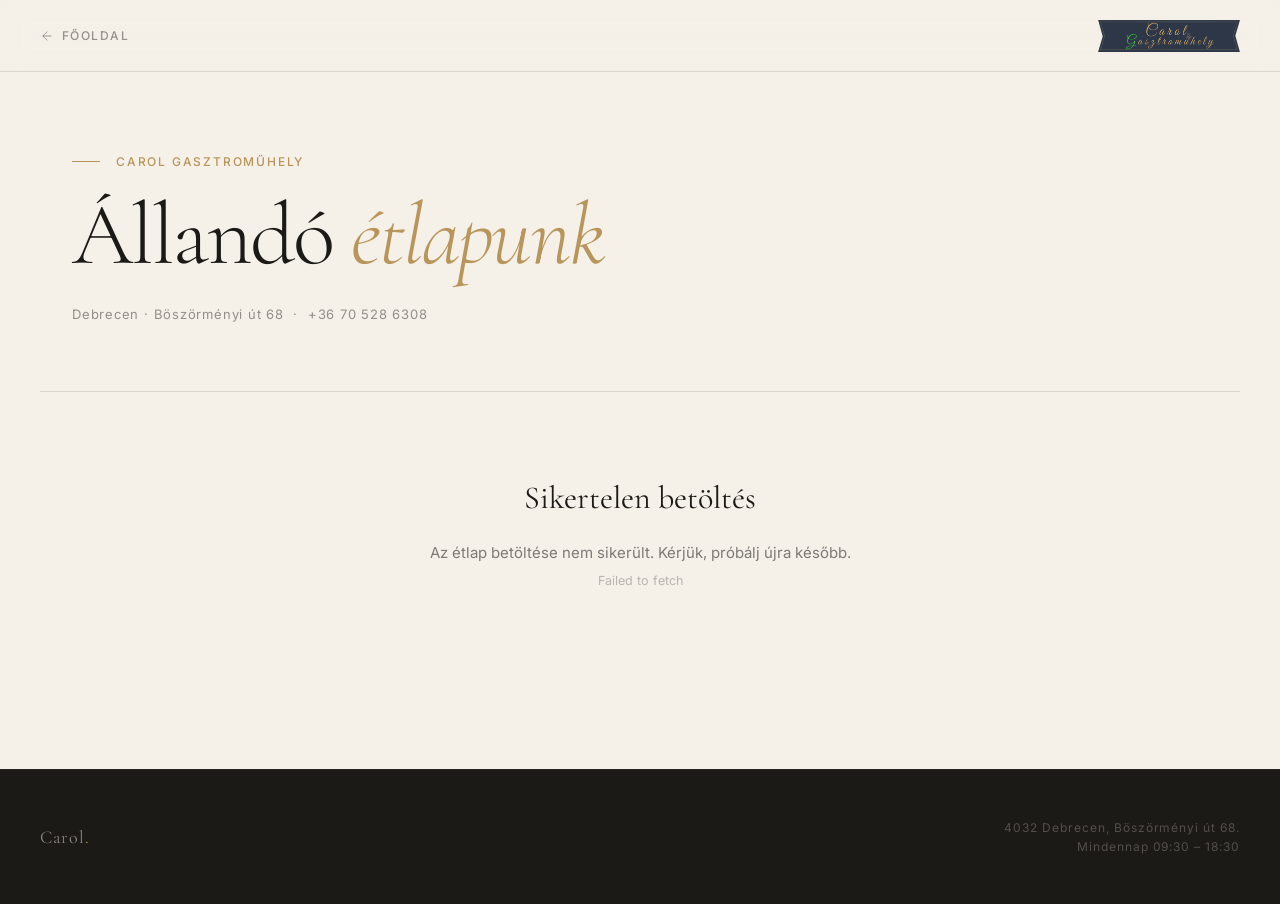
<file: menu/alando-menu.html>
<!DOCTYPE html>
<html lang="hu">
<head>
  <meta charset="UTF-8">
  <meta name="viewport" content="width=device-width, initial-scale=1.0">
  <title>Állandó Menü — Carol Gasztroműhely</title>
  <meta name="description" content="Carol Gasztroműhely állandó étlapja. Friss, minőségi alapanyagokból készített fogásaink.">

  <!-- ══ CONFIG ════════════════════════════════════════════
       1. Paste the Google Sheet ID below (same sheet as the weekly menu)
       2. Change SHEET_NAME to the tab name of your állandó menü sheet
          (e.g. 'Alando', 'Etlap', 'Menu' — whatever you named the tab)
       3. Expected columns: Kategória | Név | Leírás | Ár | Kép
          "Kép" should be a direct image URL (Google Drive public link, etc.)
          Leave the Kép cell empty to show a placeholder.
  ═════════════════════════════════════════════════════════ -->
  <script>
    const SHEET_ID   = '11J_PYoFihazIz1jFThlxFDGYWBv71cMYqSgbT6XCxfA';
    const SHEET_NAME = 'Állandó Menü'; // must match your exact tab name in Google Sheets
  </script>

  <link rel="preconnect" href="https://fonts.googleapis.com">
  <link rel="preconnect" href="https://fonts.gstatic.com" crossorigin>
  <link href="https://fonts.googleapis.com/css2?family=Cormorant+Garamond:ital,wght@0,300;0,400;0,500;1,300;1,400;1,500&family=Inter:wght@300;400;500&display=swap" rel="stylesheet">

  <style>
    /* ── Tokens ──────────────────────────────────────────── */
    :root {
      --color-bg:       #F5F0E8;
      --color-text:     #1C1A17;
      --color-accent:   #B8955A;
      --color-bg-dark:  #1C1A17;
      --color-text-dark:#F5F0E8;
      --color-rule:     rgba(28, 26, 23, 0.12);
      --font-heading:   'Cormorant Garamond', Georgia, serif;
      --font-body:      'Inter', system-ui, sans-serif;
      --max-width:      1200px;
      --nav-height:     72px;
      --ease-out:       cubic-bezier(0.16, 1, 0.3, 1);
    }

    /* ── Reset ───────────────────────────────────────────── */
    *, *::before, *::after { box-sizing: border-box; margin: 0; padding: 0; }
    html { scroll-behavior: smooth; }
    img { max-width: 100%; display: block; }
    a { color: inherit; text-decoration: none; }
    ul { list-style: none; }
    button { cursor: pointer; border: none; background: none; font: inherit; }

    body {
      font-family: var(--font-body);
      font-size: 1rem;
      color: var(--color-text);
      background: var(--color-bg);
      line-height: 1.6;
      -webkit-font-smoothing: antialiased;
      overflow-x: hidden;
    }

    /* ── Navigation ──────────────────────────────────────── */
    .nav {
      position: sticky;
      top: 0;
      z-index: 100;
      height: var(--nav-height);
      display: flex;
      align-items: center;
      padding: 0 2rem;
      background: rgba(245, 240, 232, 0.96);
      backdrop-filter: blur(12px);
      -webkit-backdrop-filter: blur(12px);
      border-bottom: 1px solid var(--color-rule);
    }

    .nav-inner {
      width: 100%;
      max-width: var(--max-width);
      margin: 0 auto;
      display: flex;
      align-items: center;
      justify-content: space-between;
    }

    .nav-logo {
      display: flex;
      align-items: center;
      flex-shrink: 0;
    }
    .nav-logo img {
      height: 32px;
      width: auto;
      display: block;
      transition: opacity 150ms;
    }
    .nav-logo:hover img { opacity: 0.8; }

    .nav-back {
      display: flex;
      align-items: center;
      gap: 0.5rem;
      font-size: 0.75rem;
      font-weight: 500;
      letter-spacing: 0.12em;
      text-transform: uppercase;
      color: rgba(28, 26, 23, 0.45);
      transition: color 150ms;
    }
    .nav-back:hover { color: var(--color-accent); }
    .nav-back svg { width: 14px; height: 14px; }

    /* ── Page header ─────────────────────────────────────── */
    .page-header {
      padding: 5rem 2rem 4rem;
      max-width: var(--max-width);
      margin: 0 auto;
      border-bottom: 1px solid var(--color-rule);
      margin-bottom: 0;
    }

    .page-header-label {
      font-size: 0.75rem;
      font-weight: 500;
      letter-spacing: 0.15em;
      text-transform: uppercase;
      color: var(--color-accent);
      display: flex;
      align-items: center;
      gap: 1rem;
      margin-bottom: 1.25rem;
    }
    .page-header-label::before {
      content: '';
      display: block;
      width: 28px;
      height: 1px;
      background: var(--color-accent);
    }

    .page-header h1 {
      font-family: var(--font-heading);
      font-size: clamp(3rem, 7vw, 5.5rem);
      font-weight: 300;
      letter-spacing: -0.025em;
      line-height: 1.0;
    }
    .page-header h1 em {
      font-style: italic;
      color: var(--color-accent);
    }

    .page-header-sub {
      margin-top: 1.5rem;
      font-size: 0.8125rem;
      letter-spacing: 0.06em;
      color: rgba(28, 26, 23, 0.45);
      line-height: 1.8;
    }

    /* ── Menu content ────────────────────────────────────── */
    .menu-content {
      max-width: var(--max-width);
      margin: 0 auto;
      padding: 0 2rem 6rem;
    }

    /* ── Category section ────────────────────────────────── */
    .category-section {
      padding: 4rem 0 2rem;
      border-bottom: 1px solid var(--color-rule);
      opacity: 0;
      transform: translateY(24px);
      animation: fadeUp 0.7s var(--ease-out) forwards;
    }
    .category-section:last-child { border-bottom: none; }

    .category-heading {
      display: flex;
      align-items: baseline;
      gap: 1.5rem;
      margin-bottom: 2.5rem;
    }
    .category-name {
      font-family: var(--font-heading);
      font-size: clamp(2rem, 4vw, 3.5rem);
      font-weight: 300;
      letter-spacing: -0.02em;
      line-height: 1;
    }
    .category-rule {
      flex: 1;
      height: 1px;
      background: var(--color-rule);
    }
    .category-rule-end { display: none; }

    /* ── Item grid ───────────────────────────────────────── */
    .items-grid {
      display: grid;
      grid-template-columns: repeat(3, 1fr);
      gap: 2px;
    }

    /* ── Menu item card ──────────────────────────────────── */
    .menu-item {
      background: var(--color-bg);
      border: 1px solid var(--color-rule);
      display: flex;
      flex-direction: column;
      transition: box-shadow 0.3s var(--ease-out);
    }
    .menu-item:hover {
      box-shadow: 0 8px 40px rgba(28, 26, 23, 0.08);
      z-index: 1;
      position: relative;
    }

    /* Image slot */
    .item-image {
      width: 100%;
      aspect-ratio: 4 / 3;
      overflow: hidden;
      background: rgba(28, 26, 23, 0.04);
      position: relative;
    }
    .item-image img {
      width: 100%;
      height: 100%;
      object-fit: cover;
      transition: transform 0.6s var(--ease-out);
    }
    .menu-item:hover .item-image img {
      transform: scale(1.04);
    }

    /* Placeholder when no image */
    .item-image-placeholder {
      width: 100%;
      height: 100%;
      display: flex;
      align-items: center;
      justify-content: center;
      background: rgba(28, 26, 23, 0.03);
    }
    .item-image-placeholder svg {
      width: 32px;
      height: 32px;
      color: rgba(28, 26, 23, 0.12);
    }

    /* Item body */
    .item-body {
      padding: 1.25rem 1.375rem 1.5rem;
      flex: 1;
      display: flex;
      flex-direction: column;
      gap: 0.5rem;
    }

    .item-name {
      font-family: var(--font-heading);
      font-size: 1.3125rem;
      font-weight: 400;
      letter-spacing: -0.01em;
      line-height: 1.25;
      color: var(--color-text);
    }

    .item-desc {
      font-size: 0.8125rem;
      line-height: 1.65;
      color: rgba(28, 26, 23, 0.55);
      flex: 1;
    }

    .item-footer {
      display: flex;
      align-items: center;
      justify-content: space-between;
      margin-top: 0.875rem;
      padding-top: 0.875rem;
      border-top: 1px solid var(--color-rule);
    }

    .item-price {
      font-family: var(--font-heading);
      font-size: 1.25rem;
      font-weight: 400;
      color: var(--color-text);
      letter-spacing: -0.01em;
    }

    .item-price-label {
      font-size: 0.625rem;
      font-weight: 500;
      letter-spacing: 0.12em;
      text-transform: uppercase;
      color: rgba(28, 26, 23, 0.3);
    }

    /* ── Loading state ───────────────────────────────────── */
    .loading {
      display: flex;
      flex-direction: column;
      align-items: center;
      gap: 1.5rem;
      padding: 6rem 2rem;
      color: rgba(28, 26, 23, 0.4);
    }
    .loading-bar {
      width: 64px;
      height: 1px;
      background: rgba(28, 26, 23, 0.1);
      position: relative;
      overflow: hidden;
    }
    .loading-bar::after {
      content: '';
      position: absolute;
      inset: 0;
      background: var(--color-accent);
      animation: loadSweep 1.4s ease-in-out infinite;
    }
    .loading-text {
      font-size: 0.75rem;
      letter-spacing: 0.12em;
      text-transform: uppercase;
    }

    /* ── Not configured / error ──────────────────────────── */
    .state-msg {
      padding: 5rem 2rem;
      text-align: center;
      max-width: 520px;
      margin: 0 auto;
    }
    .state-msg h2 {
      font-family: var(--font-heading);
      font-size: 2rem;
      font-weight: 400;
      margin-bottom: 1rem;
    }
    .state-msg p {
      font-size: 0.9375rem;
      color: rgba(28, 26, 23, 0.55);
      line-height: 1.8;
    }
    .state-msg code {
      display: inline-block;
      background: rgba(28, 26, 23, 0.07);
      padding: 2px 8px;
      font-size: 0.8125rem;
      border-radius: 2px;
      font-family: monospace;
      margin-top: 0.5rem;
    }

    /* ── Footer ──────────────────────────────────────────── */
    .footer {
      background: var(--color-bg-dark);
      padding: 3rem 2rem;
      border-top: 1px solid rgba(245, 240, 232, 0.06);
    }
    .footer-inner {
      max-width: var(--max-width);
      margin: 0 auto;
      display: flex;
      align-items: center;
      justify-content: space-between;
      gap: 1rem;
      flex-wrap: wrap;
    }
    .footer-logo {
      font-family: var(--font-heading);
      font-size: 1.125rem;
      font-weight: 400;
      color: rgba(245, 240, 232, 0.5);
      letter-spacing: 0.04em;
    }
    .footer-logo span { color: var(--color-accent); }
    .footer-info {
      font-size: 0.75rem;
      letter-spacing: 0.08em;
      color: rgba(245, 240, 232, 0.25);
      text-align: right;
    }

    /* ── Animations ──────────────────────────────────────── */
    @keyframes fadeUp {
      from { opacity: 0; transform: translateY(24px); }
      to   { opacity: 1; transform: translateY(0); }
    }
    @keyframes loadSweep {
      0%   { transform: translateX(-100%); }
      50%  { transform: translateX(0); }
      100% { transform: translateX(100%); }
    }

    /* ── Responsive ──────────────────────────────────────── */
    @media (max-width: 960px) {
      .items-grid { grid-template-columns: repeat(2, 1fr); }
    }
    @media (max-width: 600px) {
      .items-grid { grid-template-columns: 1fr; }
      .page-header { padding: 3rem 1.25rem 2.5rem; }
      .menu-content { padding: 0 1.25rem 4rem; }
      .nav { padding: 0 1.25rem; }
      .category-section { padding: 3rem 0 1.5rem; }
    }
  </style>
</head>
<body>

  <!-- ══ NAV ═══════════════════════════════════════════════ -->
  <nav class="nav" aria-label="Navigáció">
    <div class="nav-inner">
      <a href="../index.html" class="nav-back" aria-label="Vissza a főoldalra">
        <svg viewBox="0 0 24 24" fill="none" stroke="currentColor" stroke-width="1.5"
             stroke-linecap="round" stroke-linejoin="round" aria-hidden="true">
          <path d="M19 12H5M12 5l-7 7 7 7"/>
        </svg>
        Főoldal
      </a>
      <a href="../index.html" class="nav-logo">
        <img src="../assets/images/logo.png" alt="Carol Gasztroműhely">
      </a>
    </div>
  </nav>

  <!-- ══ PAGE HEADER ════════════════════════════════════════ -->
  <header class="page-header">
    <div class="page-header-label">Carol Gasztroműhely</div>
    <h1>Állandó <em>étlapunk</em></h1>
    <p class="page-header-sub">
      Debrecen · Böszörményi út 68 &nbsp;·&nbsp; +36 70 528 6308
    </p>
  </header>

  <!-- ══ MENU CONTENT ═══════════════════════════════════════ -->
  <main class="menu-content" id="menu-content">
    <div class="loading" id="loading-state">
      <div class="loading-bar"></div>
      <span class="loading-text">Étlap betöltése…</span>
    </div>
  </main>

  <!-- ══ FOOTER ═════════════════════════════════════════════ -->
  <footer class="footer">
    <div class="footer-inner">
      <div class="footer-logo">Carol<span>.</span></div>
      <div class="footer-info">
        4032 Debrecen, Böszörményi út 68.<br>
        Mindennap 09:30 – 18:30
      </div>
    </div>
  </footer>

  <script>
  (function () {
    'use strict';

    /* ── Helpers ─────────────────────────────────────────── */
    function el(tag, cls, html) {
      const e = document.createElement(tag);
      if (cls) e.className = cls;
      if (html !== undefined) e.innerHTML = html;
      return e;
    }

    /* ── Build placeholder SVG ───────────────────────────── */
    function placeholderSVG() {
      return `<div class="item-image-placeholder">
        <svg viewBox="0 0 24 24" fill="none" stroke="currentColor"
             stroke-width="1" stroke-linecap="round" stroke-linejoin="round">
          <rect x="3" y="3" width="18" height="18" rx="2"/>
          <circle cx="8.5" cy="8.5" r="1.5"/>
          <polyline points="21 15 16 10 5 21"/>
        </svg>
      </div>`;
    }

    /* ── Build a single item card ────────────────────────── */
    function buildItem(item, delay) {
      const card = el('article', 'menu-item');
      card.style.animationDelay = delay + 'ms';

      const imgWrap = el('div', 'item-image');
      if (item.kep) {
        imgWrap.innerHTML = `<img src="${item.kep}" alt="${item.nev}" loading="lazy">`;
      } else {
        imgWrap.innerHTML = placeholderSVG();
      }

      const body = el('div', 'item-body');
      body.innerHTML = `
        <div class="item-name">${item.nev}</div>
        ${item.leiras ? `<div class="item-desc">${item.leiras}</div>` : ''}
        ${item.ar ? `
          <div class="item-footer">
            <div>
              <div class="item-price">${formatPrice(item.ar)}</div>
              <div class="item-price-label">Ár</div>
            </div>
          </div>` : ''}
      `;

      card.appendChild(imgWrap);
      card.appendChild(body);
      return card;
    }

    /* ── Format price ────────────────────────────────────── */
    function formatPrice(raw) {
      const num = parseFloat(String(raw).replace(/[^0-9.]/g, ''));
      if (isNaN(num)) return raw;
      return num.toLocaleString('hu-HU') + ' Ft';
    }

    /* ── Render all categories ───────────────────────────── */
    function render(categories) {
      const container = document.getElementById('menu-content');
      container.innerHTML = '';

      let sectionDelay = 0;

      Object.entries(categories).forEach(([catName, items]) => {
        const section = el('section', 'category-section');
        section.style.animationDelay = sectionDelay + 'ms';
        sectionDelay += 120;

        const heading = el('div', 'category-heading');
        heading.innerHTML = `
          <h2 class="category-name">${catName}</h2>
          <div class="category-rule"></div>
          <span class="category-rule-end"></span>
        `;

        const grid = el('div', 'items-grid');
        items.forEach((item, i) => {
          grid.appendChild(buildItem(item, i * 60));
        });

        section.appendChild(heading);
        section.appendChild(grid);
        container.appendChild(section);
      });
    }

    /* ── Placeholder data (shown when SHEET_ID not set) ─── */
    function renderPlaceholderMenu() {
      render({
        'Levesek': [
          { nev: 'Paradicsomleves', leiras: 'Friss paradicsomból, bazsalikommal és pirított kenyérkockával tálalva.', ar: '1 400', kep: '' },
          { nev: 'Erdei gombaleves', leiras: 'Vegyes erdei gombák tejszínes alapon, friss petrezselyemmel.', ar: '1 600', kep: '' },
          { nev: 'Gulyásleves', leiras: 'Hagyományos magyar marhagulyás csipetkével és füstölt paprikával.', ar: '1 800', kep: '' },
        ],
        'Előételek': [
          { nev: 'Libamáj mousse', leiras: 'Házi libamáj mousse briós pirítóssal és hagymalekvárral.', ar: '2 600', kep: '' },
          { nev: 'Burrata saláta', leiras: 'Friss burrata koktélparadicsommal, bazsalikomos vinaigrette-tel és pirított fenyőmaggal.', ar: '2 200', kep: '' },
          { nev: 'Carpaccio', leiras: 'Vékonyra szelt marhabélszín parmezánforgácsokkal és citromos kapribogyós öntettel.', ar: '2 800', kep: '' },
        ],
        'Főételek': [
          { nev: 'Grillezett lazacfilé', leiras: 'Bőrös lazac citromos burgonyapürével, spenótos mártással és grillezett spárgával.', ar: '4 800', kep: '' },
          { nev: 'Szűzérme steak frites', leiras: 'Sertésszűz sous vide-ban, borsos mártással és hasábburgonya kíséretében.', ar: '4 200', kep: '' },
          { nev: 'Kacsacomb konfitálva', leiras: 'Lassan sült kacsacomb vörösboros lencsével és narancsos mártással.', ar: '5 200', kep: '' },
          { nev: 'Töltött paprika', leiras: 'Hagyományos töltött paprika darált hús és rizs töltelékkel, sűrű paradicsomos szósszal.', ar: '3 400', kep: '' },
          { nev: 'Vegán curryrizs', leiras: 'Sütőtökkrémes curryszósz basmati rizzsel és pirított kesudióval.', ar: '3 000', kep: '' },
        ],
        'Desszertek': [
          { nev: 'Somlói galuska', leiras: 'Piskóta, diós krém, csokoládéöntet és tejszínhab — az igazi klasszikus.', ar: '1 600', kep: '' },
          { nev: 'Panna cotta', leiras: 'Vaníliás tejszínhab-desszert friss eperszósszal tálalva.', ar: '1 400', kep: '' },
          { nev: 'Csokis fondant', leiras: 'Folyós étcsokoládé szív vaníliafagylalttal és friss gyümölcsökkel.', ar: '1 800', kep: '' },
        ],
      });
    }

    /* ── Show message states ─────────────────────────────── */
    function showNotConfigured() {
      document.getElementById('menu-content').innerHTML = `
        <div class="state-msg">
          <h2>Étlap hamarosan</h2>
          <p>
            Az állandó étlap Google Sheets-ből töltődik be.<br>
            A beállításhoz illeszd be a táblázat azonosítóját:<br>
            <code>const SHEET_ID = "1BxiMVs0XRA…";</code><br>
            és adj meg egy fül nevet:<br>
            <code>const SHEET_NAME = "Alando";</code>
          </p>
        </div>`;
    }

    function showError(msg) {
      document.getElementById('menu-content').innerHTML = `
        <div class="state-msg">
          <h2>Sikertelen betöltés</h2>
          <p>${msg}</p>
        </div>`;
    }

    /* ── Column finder ───────────────────────────────────── */
    function findCol(cols, ...candidates) {
      for (const cand of candidates) {
        const idx = cols.findIndex(c =>
          c.label && c.label.toLowerCase().replace(/\s|é|á|ó|ő|ü|ú|ö|í/g, s =>
            ({é:'e',á:'a',ó:'o',ő:'o',ü:'u',ú:'u',ö:'o',í:'i'}[s]||''))
          === cand.toLowerCase()
        );
        if (idx !== -1) return idx;
      }
      return -1;
    }

    /* ── Fetch & parse Google Sheet ──────────────────────── */
    function fetchMenu() {
      if (SHEET_ID === 'PASTE_SHEET_ID_HERE' || !SHEET_ID) {
        renderPlaceholderMenu();
        return;
      }

      const url = `https://docs.google.com/spreadsheets/d/${SHEET_ID}/gviz/tq?tqx=out:json&sheet=${encodeURIComponent(SHEET_NAME)}`;

      fetch(url)
        .then(r => {
          if (!r.ok) throw new Error(`HTTP ${r.status}`);
          return r.text();
        })
        .then(text => {
          const json = text.replace(/^[^(]+\(/, '').replace(/\);?\s*$/, '');
          const data = JSON.parse(json);
          const cols = data.table.cols;
          const rows = data.table.rows;

          const catIdx  = findCol(cols, 'kategoria', 'kategória', 'category', 'kat');
          const nevIdx  = findCol(cols, 'nev', 'név', 'name', 'fogás', 'fogas');
          const leiIdx  = findCol(cols, 'leiras', 'leírás', 'description', 'desc', 'leirás');
          const arIdx   = findCol(cols, 'ar', 'ár', 'price', 'ara');
          const kepIdx  = findCol(cols, 'kep', 'kép', 'image', 'img', 'foto', 'fotó');

          if (nevIdx === -1) {
            showError('Nem találhatók fogások a táblázatban. Ellenőrizd az oszlopfejléceket (Kategória, Név, Leírás, Ár, Kép).');
            return;
          }

          // Group by category
          const categories = {};

          rows.forEach(row => {
            const c = row.c;
            const nev = c[nevIdx] && c[nevIdx].v ? String(c[nevIdx].v).trim() : '';
            if (!nev) return;

            const cat    = catIdx  !== -1 && c[catIdx]  && c[catIdx].v  ? String(c[catIdx].v).trim()  : 'Egyéb';
            const leiras = leiIdx  !== -1 && c[leiIdx]  && c[leiIdx].v  ? String(c[leiIdx].v).trim()  : '';
            const ar     = arIdx   !== -1 && c[arIdx]   && c[arIdx].v   ? String(c[arIdx].v).trim()   : '';
            const kep    = kepIdx  !== -1 && c[kepIdx]  && c[kepIdx].v  ? String(c[kepIdx].v).trim()  : '';

            if (!categories[cat]) categories[cat] = [];
            categories[cat].push({ nev, leiras, ar, kep });
          });

          if (Object.keys(categories).length === 0) {
            showError('A táblázatban nem találhatók elemek. Ellenőrizd, hogy a megfelelő lapot adtad-e meg (SHEET_NAME).');
            return;
          }

          render(categories);
        })
        .catch(err => {
          console.error(err);
          showError('Az étlap betöltése nem sikerült. Kérjük, próbálj újra később.<br><small style="opacity:0.5">' + err.message + '</small>');
        });
    }

    fetchMenu();
  })();
  </script>

</body>
</html>
</file>
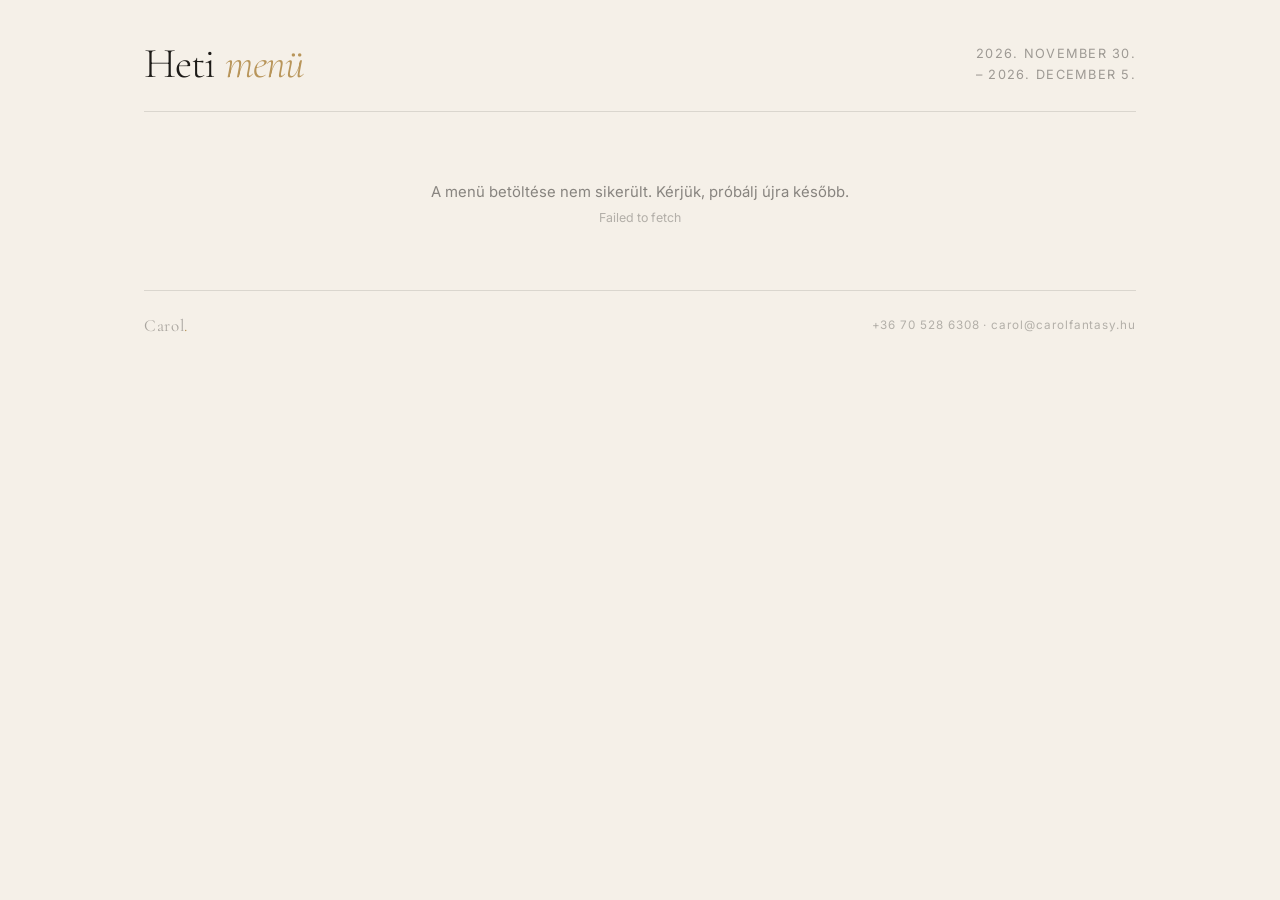
<file: menu/menu-widget.html>
<!DOCTYPE html>
<html lang="hu">
<head>
  <meta charset="UTF-8">
  <meta name="viewport" content="width=device-width, initial-scale=1.0">
  <title>Carol — Heti Menü</title>

  <!-- ── CONFIG ─────────────────────────────────────────────
       Paste your Google Sheet ID below.
       Sheet must be publicly shared ("Anyone with the link can view").
       Expected columns: Day | Leves | Főétel | Desszert
       ─────────────────────────────────────────────────────── -->
  <script>
    const SHEET_ID   = '11J_PYoFihazIz1jFThlxFDGYWBv71cMYqSgbT6XCxfA';
    const SHEET_NAME = 'Heti Menü'; // must match your exact tab name in Google Sheets
  </script>

  <link rel="preconnect" href="https://fonts.googleapis.com">
  <link rel="preconnect" href="https://fonts.gstatic.com" crossorigin>
  <link href="https://fonts.googleapis.com/css2?family=Cormorant+Garamond:ital,wght@0,300;0,400;0,500;1,300;1,400&family=Inter:wght@300;400;500&display=swap" rel="stylesheet">

  <style>
    /* ── Tokens ─────────────────────────────────────────── */
    :root {
      --color-bg:      #F5F0E8;
      --color-text:    #1C1A17;
      --color-accent:  #B8955A;
      --color-rule:    rgba(28, 26, 23, 0.12);
      --color-today-border: var(--color-accent);
      --color-today-bg:     rgba(184, 149, 90, 0.06);
      --font-heading:  'Cormorant Garamond', Georgia, serif;
      --font-body:     'Inter', system-ui, sans-serif;
      --ease-out:      cubic-bezier(0.16, 1, 0.3, 1);
    }

    /* ── Reset ──────────────────────────────────────────── */
    *, *::before, *::after { box-sizing: border-box; margin: 0; padding: 0; }
    html, body {
      background: var(--color-bg);
      color: var(--color-text);
      font-family: var(--font-body);
      font-size: 17px;
      line-height: 1.6;
      -webkit-font-smoothing: antialiased;
    }

    /* ── Widget wrapper ─────────────────────────────────── */
    .widget {
      padding: 2.5rem 2rem 2.5rem;
      max-width: 1060px;
      margin: 0 auto;
    }

    /* ── Header ─────────────────────────────────────────── */
    .widget-header {
      display: flex;
      align-items: flex-end;
      justify-content: space-between;
      border-bottom: 1px solid var(--color-rule);
      padding-bottom: 1.5rem;
      margin-bottom: 2rem;
      gap: 1rem;
    }

    .widget-title {
      font-family: var(--font-heading);
      font-size: clamp(1.75rem, 4vw, 2.5rem);
      font-weight: 300;
      letter-spacing: -0.02em;
      line-height: 1;
    }
    .widget-title em {
      font-style: italic;
      color: var(--color-accent);
    }

    .widget-date {
      font-size: 0.75rem;
      font-weight: 400;
      letter-spacing: 0.1em;
      text-transform: uppercase;
      color: rgba(28, 26, 23, 0.4);
      text-align: right;
      flex-shrink: 0;
    }

    /* ── Course legend ──────────────────────────────────── */
    .course-legend {
      display: grid;
      grid-template-columns: 120px 1fr 1fr 1fr;
      gap: 0.5rem 1.5rem;
      padding: 0 0 0.75rem;
      border-bottom: 1px solid var(--color-rule);
      margin-bottom: 0;
    }
    .legend-day { /* empty spacer */ }
    .legend-label {
      font-size: 0.6875rem;
      font-weight: 500;
      letter-spacing: 0.14em;
      text-transform: uppercase;
      color: rgba(28, 26, 23, 0.38);
    }

    /* ── Day rows ───────────────────────────────────────── */
    .menu-day {
      display: grid;
      grid-template-columns: 120px 1fr 1fr 1fr;
      gap: 0.5rem 1.5rem;
      align-items: start;
      padding: 1.5rem 1rem;
      border-bottom: 1px solid var(--color-rule);
      transition: background 0.2s ease;
      position: relative;
      opacity: 0;
      transform: translateY(10px);
      animation: rowIn 0.5s var(--ease-out) forwards;
    }
    .menu-day:last-child { border-bottom: none; }
    .menu-day:hover { background: rgba(28, 26, 23, 0.02); }

    /* Today highlight */
    .menu-day.is-today {
      background: var(--color-today-bg);
      border-left: 2px solid var(--color-today-border);
      padding-left: calc(1rem - 2px);
    }
    .menu-day.is-today .day-name {
      color: var(--color-accent);
    }
    .menu-day.is-today::before {
      content: 'Ma';
      position: absolute;
      top: 0.6rem;
      right: 0.75rem;
      font-size: 0.625rem;
      font-weight: 500;
      letter-spacing: 0.12em;
      text-transform: uppercase;
      color: var(--color-accent);
      background: rgba(184, 149, 90, 0.12);
      padding: 2px 7px;
      border-radius: 2px;
    }

    /* Animation delays */
    .menu-day:nth-child(1) { animation-delay: 0.05s; }
    .menu-day:nth-child(2) { animation-delay: 0.12s; }
    .menu-day:nth-child(3) { animation-delay: 0.19s; }
    .menu-day:nth-child(4) { animation-delay: 0.26s; }
    .menu-day:nth-child(5) { animation-delay: 0.33s; }

    .day-name {
      font-family: var(--font-heading);
      font-size: 1.1875rem;
      font-weight: 500;
      letter-spacing: 0.01em;
      color: var(--color-text);
      padding-top: 2px;
    }

    .dish {
      font-family: var(--font-heading);
      font-size: 1.0625rem;
      font-weight: 400;
      line-height: 1.45;
      color: var(--color-text);
    }
    .dish.empty {
      font-style: italic;
      color: rgba(28, 26, 23, 0.25);
      font-family: var(--font-body);
      font-size: 0.8125rem;
    }

    /* ── Loading state ──────────────────────────────────── */
    .loading {
      display: flex;
      flex-direction: column;
      align-items: center;
      justify-content: center;
      gap: 1.25rem;
      padding: 4rem 2rem;
      color: rgba(28, 26, 23, 0.4);
    }
    .loading-bar {
      width: 48px;
      height: 1px;
      background: var(--color-accent);
      position: relative;
      overflow: hidden;
    }
    .loading-bar::after {
      content: '';
      position: absolute;
      inset: 0;
      background: var(--color-bg);
      animation: loadingSweep 1.2s ease-in-out infinite;
    }
    .loading-text {
      font-size: 0.75rem;
      letter-spacing: 0.12em;
      text-transform: uppercase;
    }

    /* ── Not configured state ───────────────────────────── */
    .not-configured {
      padding: 3rem 2rem;
      text-align: center;
      border: 1px dashed var(--color-rule);
      margin: 1rem 0;
    }
    .not-configured h3 {
      font-family: var(--font-heading);
      font-size: 1.5rem;
      font-weight: 400;
      margin-bottom: 0.75rem;
    }
    .not-configured p {
      font-size: 0.875rem;
      color: rgba(28, 26, 23, 0.55);
      line-height: 1.7;
      max-width: 420px;
      margin: 0 auto 1rem;
    }
    .not-configured code {
      display: inline-block;
      background: rgba(28, 26, 23, 0.07);
      padding: 2px 8px;
      font-size: 0.8125rem;
      border-radius: 2px;
      font-family: monospace;
    }

    /* ── Error state ────────────────────────────────────── */
    .error-state {
      padding: 2rem;
      text-align: center;
      color: rgba(28, 26, 23, 0.5);
    }
    .error-state p { font-size: 0.875rem; line-height: 1.7; }

    /* ── Footer ─────────────────────────────────────────── */
    .widget-footer {
      display: flex;
      align-items: center;
      justify-content: space-between;
      margin-top: 1.5rem;
      padding-top: 1.25rem;
      border-top: 1px solid var(--color-rule);
      gap: 1rem;
    }
    .widget-footer-logo {
      font-family: var(--font-heading);
      font-size: 1rem;
      font-weight: 400;
      color: rgba(28, 26, 23, 0.35);
      letter-spacing: 0.04em;
    }
    .widget-footer-logo span { color: var(--color-accent); }

    .widget-footer-note {
      font-size: 0.6875rem;
      letter-spacing: 0.08em;
      color: rgba(28, 26, 23, 0.3);
      text-align: right;
    }

    /* ── Animations ─────────────────────────────────────── */
    @keyframes rowIn {
      from { opacity: 0; transform: translateY(10px); }
      to   { opacity: 1; transform: translateY(0); }
    }
    @keyframes loadingSweep {
      0%   { transform: translateX(-100%); }
      50%  { transform: translateX(0%); }
      100% { transform: translateX(100%); }
    }

    /* ── Mobile ─────────────────────────────────────────── */
    @media (max-width: 640px) {
      .widget { padding: 1.25rem 1rem 1.5rem; }

      .widget-title { font-size: 1.625rem; }

      .course-legend { display: none; }

      /* Each day stacks vertically */
      .menu-day {
        display: block;
        padding: 1.125rem 0.875rem;
      }
      .menu-day.is-today { padding-left: calc(0.875rem - 2px); }

      .day-name {
        font-size: 1.125rem;
        margin-bottom: 0.75rem;
        padding-top: 0;
      }

      /* Each course: label pill + dish text on one line */
      .dish {
        display: grid;
        grid-template-columns: 58px 1fr;
        gap: 0.5rem;
        align-items: baseline;
        font-size: 0.9375rem;
        line-height: 1.4;
        margin-bottom: 0.4rem;
      }
      .dish:last-child { margin-bottom: 0; }
      .dish::before {
        content: attr(data-label);
        font-family: var(--font-body);
        font-size: 0.5625rem;
        font-weight: 500;
        letter-spacing: 0.1em;
        text-transform: uppercase;
        color: rgba(28, 26, 23, 0.38);
        padding-top: 3px;
      }

      .widget-footer { flex-direction: column; align-items: flex-start; gap: 0.375rem; }
      .widget-footer-note { text-align: left; font-size: 0.625rem; }
    }
  </style>
</head>
<body>

<div class="widget" id="widget">

  <header class="widget-header">
    <h1 class="widget-title">Heti <em>menü</em></h1>
    <div class="widget-date" id="widget-date"></div>
  </header>

  <div id="menu-container">
    <div class="loading" id="loading-state">
      <div class="loading-bar"></div>
      <span class="loading-text">Betöltés…</span>
    </div>
  </div>

  <footer class="widget-footer">
    <div class="widget-footer-logo">Carol<span>.</span></div>
    <div class="widget-footer-note">
      +36 70 528 6308 · carol@carolfantasy.hu
    </div>
  </footer>

</div>

<script>
  /* ── Config check ───────────────────────────────────────── */

  const DAYS_HU = ['Vasárnap','Hétfő','Kedd','Szerda','Csütörtök','Péntek','Szombat'];
  const DAYS_EN = ['Sunday','Monday','Tuesday','Wednesday','Thursday','Friday','Saturday'];
  const DAYS_SHORT = {
    'Hétfő':'Hét', 'Kedd':'Kedd', 'Szerda':'Sze', 'Csütörtök':'Csüt', 'Péntek':'Pén',
    'Monday':'Mon', 'Tuesday':'Tue', 'Wednesday':'Wed', 'Thursday':'Thu', 'Friday':'Fri'
  };

  const MONTHS_HU = [
    'január','február','március','április','május','június',
    'július','augusztus','szeptember','október','november','december'
  ];

  /* ── Date helpers ───────────────────────────────────────── */
  const today = new Date();
  const todayName = DAYS_HU[today.getDay()];
  const todayEN   = DAYS_EN[today.getDay()];

  function setDateLabel() {
    const el = document.getElementById('widget-date');
    if (!el) return;
    // Find this week's Monday (day 1) and Saturday (day 6)
    const dow = today.getDay(); // 0=Sun … 6=Sat
    const diffToMon = (dow === 0) ? -6 : 1 - dow;
    const mon = new Date(today); mon.setDate(today.getDate() + diffToMon);
    const sat = new Date(mon);  sat.setDate(mon.getDate() + 5);
    const fmt = (d) => `${d.getFullYear()}. ${MONTHS_HU[d.getMonth()]} ${d.getDate()}.`;
    el.innerHTML = `${fmt(mon)}<br><span>– ${fmt(sat)}</span>`;
  }
  setDateLabel();

  /* ── Normalize day name ─────────────────────────────────── */
  function normalizeDay(raw) {
    if (!raw) return '';
    const s = raw.trim();
    // Already Hungarian
    if (DAYS_HU.includes(s)) return s;
    // English → Hungarian
    const idx = DAYS_EN.indexOf(s);
    if (idx !== -1) return DAYS_HU[idx];
    // Case-insensitive Hungarian
    const lower = s.toLowerCase();
    const found = DAYS_HU.find(d => d.toLowerCase() === lower);
    if (found) return found;
    return s;
  }

  /* ── Render menu ────────────────────────────────────────── */
  function renderMenu(days) {
    const container = document.getElementById('menu-container');

    // Legend row
    const legend = document.createElement('div');
    legend.className = 'course-legend';
    legend.innerHTML = `
      <div class="legend-day"></div>
      <div class="legend-label">Leves</div>
      <div class="legend-label">Főétel</div>
      <div class="legend-label">Desszert</div>
    `;

    const rows = days.map(day => {
      const isToday = day.name === todayName || day.name === todayEN;
      const row = document.createElement('div');
      row.className = 'menu-day' + (isToday ? ' is-today' : '');
      row.innerHTML = `
        <div class="day-name">${day.name}</div>
        <div class="dish" data-label="Leves">${day.leves  || '<span class="empty">–</span>'}</div>
        <div class="dish" data-label="Főétel">${day.foetel || '<span class="empty">–</span>'}</div>
        <div class="dish" data-label="Desszert">${day.dessert || '<span class="empty">–</span>'}</div>
      `;
      return row;
    });

    container.innerHTML = '';
    container.appendChild(legend);
    rows.forEach(r => container.appendChild(r));

    // Tell parent iframe to resize — wait for fonts/layout to settle
    function sendHeight() {
      try {
        window.parent.postMessage({ type: 'carol-menu-height', height: document.body.scrollHeight + 8 }, '*');
      } catch(e) {}
    }
    setTimeout(sendHeight, 120);
    if (document.fonts && document.fonts.ready) {
      document.fonts.ready.then(sendHeight);
    }
  }

  /* ── Fetch from Google Sheets ───────────────────────────── */
  function fetchMenu() {
    if (SHEET_ID === 'PASTE_SHEET_ID_HERE' || !SHEET_ID) {
      renderPlaceholderMenu();
      return;
    }

    const url = `https://docs.google.com/spreadsheets/d/${SHEET_ID}/gviz/tq?tqx=out:json&sheet=${encodeURIComponent(SHEET_NAME)}`;

    fetch(url)
      .then(res => {
        if (!res.ok) throw new Error(`HTTP ${res.status}`);
        return res.text();
      })
      .then(text => {
        // Strip the JSONP wrapper: /*O_o*/ google.visualization.Query.setResponse({...});
        const json = text
          .replace(/^[^(]+\(/, '') // remove everything up to first (
          .replace(/\);?\s*$/, ''); // remove trailing );

        const data = JSON.parse(json);
        const rows = data.table.rows;
        const cols = data.table.cols;

        // Find column indices by header label
        function colIdx(label) {
          return cols.findIndex(c =>
            c.label && c.label.toLowerCase().replace(/\s/g,'') ===
            label.toLowerCase().replace(/\s/g,'')
          );
        }

        const dayIdx  = colIdx('day')     !== -1 ? colIdx('day')     :
                        colIdx('nap')     !== -1 ? colIdx('nap')     : 0;
        const levIdx  = colIdx('leves')   !== -1 ? colIdx('leves')   : 1;
        const foIdx   = colIdx('főétel')  !== -1 ? colIdx('főétel')  :
                        colIdx('foetel')  !== -1 ? colIdx('foetel')  : 2;
        const desIdx  = colIdx('desszert') !== -1 ? colIdx('desszert'): 3;

        const days = rows
          .map(row => {
            const c = row.c;
            const name = c[dayIdx] && c[dayIdx].v ? normalizeDay(String(c[dayIdx].v)) : '';
            if (!name) return null;
            return {
              name,
              leves:   c[levIdx]  && c[levIdx].v  ? String(c[levIdx].v)  : '',
              foetel:  c[foIdx]   && c[foIdx].v   ? String(c[foIdx].v)   : '',
              dessert: c[desIdx]  && c[desIdx].v  ? String(c[desIdx].v)  : '',
            };
          })
          .filter(Boolean);

        if (days.length === 0) {
          showError('A táblázatban nem találhatók adatok. Ellenőrizd az oszlopfejléceket.');
          return;
        }

        renderMenu(days);
      })
      .catch(err => {
        console.error('Menu fetch error:', err);
        showError('A menü betöltése nem sikerült. Kérjük, próbálj újra később.<br><small style="opacity:0.6">' + err.message + '</small>');
      });
  }

  function showNotConfigured() {
    document.getElementById('menu-container').innerHTML = `
      <div class="not-configured">
        <h3>Menü hamarosan</h3>
        <p>
          A heti menü Google Sheets-ből töltődik be élőben.<br>
          A beállításhoz illeszd be a táblázat azonosítóját a widget tetején lévő
          <code>SHEET_ID</code> változóba.
        </p>
        <p style="margin-top:1rem">
          <code>const SHEET_ID = "1BxiMVs0XRA…";</code>
        </p>
      </div>
    `;
  }

  function showError(msg) {
    document.getElementById('menu-container').innerHTML = `
      <div class="error-state"><p>${msg}</p></div>
    `;
  }

  /* ── Placeholder data (shown when SHEET_ID not set) ────── */
  function renderPlaceholderMenu() {
    renderMenu([
      { name: 'Hétfő',    leves: 'Paradicsomleves friss bazsalikommal', foetel: 'Rántott csirkemell hasábburgonyával és tartármártással', dessert: 'Almás rétes vaníliasodóval' },
      { name: 'Kedd',     leves: 'Gulyásleves galuská­val', foetel: 'Töltött paprika paradicsomos rizzsel', dessert: 'Túrógombóc tejföllel és baracklekvárral' },
      { name: 'Szerda',   leves: 'Erdei gombaleves tejszínnel', foetel: 'Sertéspörkölt nokedlivel', dessert: 'Somlói galuska rum­­öntettel' },
      { name: 'Csütörtök',leves: 'Húsleves zöldségekkel és cérnametélttel', foetel: 'Grillezett lazacfilé citromos burgonyapürével', dessert: 'Panna cotta eperszósszal' },
      { name: 'Péntek',   leves: 'Zöldségkrémleves pirított magokkal', foetel: 'Harcsa paprikás tejfölös galuskával', dessert: 'Csokis brownie vaníliafagylalttal' },
    ]);
  }

  /* ── Init ───────────────────────────────────────────────── */
  fetchMenu();
</script>

</body>
</html>
</file>
<file: styles/tokens.css>
/* ============================================================
   Carol Gasztroműhely — Design Tokens
   Source: Brand guidelines (Figma export)
   Last updated: 2026-03-30
   ============================================================ */

@import url('https://fonts.googleapis.com/css2?family=Cormorant+Garamond:ital,wght@0,300;0,400;0,500;0,600;1,300;1,400;1,500&family=Inter:wght@300;400;500&display=swap');

:root {
  /* ── Colors ─────────────────────────────────────────────── */
  --color-bg:        #F5F0E8;   /* Cream / linen — primary background */
  --color-text:      #1C1A17;   /* Charcoal — all body text & headings */
  --color-accent:    #B8955A;   /* Warm gold — CTAs, borders, highlights */
  --color-bg-dark:   #1C1A17;   /* Dark sections — inverted panels */
  --color-text-dark: #F5F0E8;   /* Text on dark backgrounds */
  --color-accent-light: #D4B483; /* Lighter gold for hover states */
  --color-rule:      rgba(28, 26, 23, 0.15); /* Hairline dividers */

  /* ── Fonts ──────────────────────────────────────────────── */
  --font-heading:    'Cormorant Garamond', Georgia, serif;
  --font-body:       'Inter', system-ui, sans-serif;

  /* ── Type Scale ─────────────────────────────────────────── */
  --text-display:    clamp(3.5rem, 8vw, 6rem);
  --text-h1:         clamp(2.5rem, 5vw, 4rem);
  --text-h2:         clamp(1.875rem, 3.5vw, 3rem);
  --text-h3:         clamp(1.5rem, 2.5vw, 2rem);
  --text-body:       1rem;
  --text-small:      0.8125rem;  /* 13px */
  --text-label:      0.75rem;    /* 12px — uppercase labels */

  /* ── Spacing ────────────────────────────────────────────── */
  --space-xs:        0.5rem;     /* 8px */
  --space-sm:        1rem;       /* 16px */
  --space-md:        2rem;       /* 32px */
  --space-lg:        4rem;       /* 64px */
  --space-xl:        6rem;       /* 96px */
  --space-2xl:       8rem;       /* 128px */

  /* ── Border Radius ──────────────────────────────────────── */
  --radius-sm:       2px;
  --radius-md:       4px;
  --radius-none:     0;

  /* ── Shadows ────────────────────────────────────────────── */
  --shadow-subtle:   0 2px 16px rgba(28, 26, 23, 0.06);
  --shadow-card:     0 4px 32px rgba(28, 26, 23, 0.08);

  /* ── Transitions ────────────────────────────────────────── */
  --ease-out:        cubic-bezier(0.16, 1, 0.3, 1);
  --ease-in-out:     cubic-bezier(0.4, 0, 0.2, 1);
  --duration-fast:   150ms;
  --duration-base:   300ms;
  --duration-slow:   600ms;

  /* ── Layout ─────────────────────────────────────────────── */
  --max-width:       1200px;
  --max-width-text:  680px;
  --nav-height:      72px;
}
</file>
<file: styles/main.css>
/* ============================================================
   Carol Gasztroműhely — Main Stylesheet
   ============================================================ */

/* ── Reset ────────────────────────────────────────────────── */
*, *::before, *::after { box-sizing: border-box; margin: 0; padding: 0; }
html { scroll-behavior: smooth; }
img, video { max-width: 100%; display: block; }
a { color: inherit; text-decoration: none; }
button { cursor: pointer; border: none; background: none; font: inherit; }
ul { list-style: none; }

/* ── Base ─────────────────────────────────────────────────── */
body {
  font-family: var(--font-body);
  font-size: var(--text-body);
  font-weight: 400;
  color: var(--color-text);
  background: var(--color-bg);
  line-height: 1.6;
  -webkit-font-smoothing: antialiased;
  -moz-osx-font-smoothing: grayscale;
  overflow-x: hidden;
}

/* ── Utilities ────────────────────────────────────────────── */
.label {
  font-family: var(--font-body);
  font-size: var(--text-label);
  font-weight: 500;
  letter-spacing: 0.15em;
  text-transform: uppercase;
  color: var(--color-accent);
}

.reveal {
  opacity: 0;
  transform: translateY(28px);
  transition: opacity 0.8s var(--ease-out), transform 0.8s var(--ease-out);
}
.reveal.visible { opacity: 1; transform: translateY(0); }
.reveal-delay-1 { transition-delay: 0.1s; }
.reveal-delay-2 { transition-delay: 0.2s; }
.reveal-delay-3 { transition-delay: 0.3s; }

/* ── Navigation ───────────────────────────────────────────── */
.nav {
  position: fixed;
  top: 0; left: 0; right: 0;
  z-index: 100;
  height: var(--nav-height);
  display: flex;
  align-items: center;
  padding: 0 var(--space-md);
  /* Desktop: transparent on hero, opaque on scroll */
  background: transparent;
  color: white;
  box-shadow: none;
  transition: background var(--duration-slow) var(--ease-out),
              box-shadow var(--duration-slow) var(--ease-out),
              color var(--duration-slow) var(--ease-out);
}
/* On scroll: full opaque nav */
.nav.scrolled {
  background: rgba(245, 240, 232, 0.96);
  color: var(--color-text);
  box-shadow: 0 1px 0 var(--color-rule);
}
/* Mobile: same transparent→scrolled behaviour as desktop (no override here) */

.nav-inner {
  width: 100%;
  max-width: var(--max-width);
  margin: 0 auto;
  display: flex;
  align-items: center;
  justify-content: space-between;
}

/* Logo image in nav */
.nav-logo {
  display: flex;
  align-items: center;
  flex-shrink: 0;
}
.nav-logo img {
  height: 32px;
  width: auto;
  display: block;
  transition: opacity var(--duration-fast);
}
.nav-logo:hover img { opacity: 0.85; }

.nav-links {
  display: flex;
  align-items: center;
  gap: var(--space-md);
}
.nav-links a {
  font-size: var(--text-small);
  font-weight: 400;
  letter-spacing: 0.06em;
  position: relative;
  transition: color var(--duration-fast);
  white-space: nowrap;
  color: white;
}
.nav.scrolled .nav-links a {
  color: var(--color-text);
}
.nav-links a::after {
  content: '';
  position: absolute;
  bottom: -2px; left: 0;
  width: 0; height: 1px;
  background: var(--color-accent);
  transition: width var(--duration-base) var(--ease-out);
}
.nav-links a:hover::after { width: 100%; }

/* Mobile hamburger */
.nav-toggle {
  display: none;
  flex-direction: column;
  gap: 6px;
  width: 28px;
  cursor: pointer;
  padding: 4px 0;
  z-index: 101;
  flex-shrink: 0;
}
.nav-toggle span {
  display: block;
  height: 1px;
  background: white;
  transition: transform var(--duration-base) var(--ease-out),
              opacity var(--duration-fast);
}
.nav.scrolled .nav-toggle span {
  background: var(--color-text);
}

/* ── Language switch ──────────────────────────────────────── */
.lang-switch {
  display: flex;
  align-items: center;
  gap: 0;
  flex-shrink: 0;
}
.lang-btn {
  font-family: var(--font-body);
  font-size: 0.625rem;
  font-weight: 500;
  letter-spacing: 0.14em;
  text-transform: uppercase;
  padding: 6px 5px;
  color: inherit;
  opacity: 0.38;
  transition: opacity var(--duration-fast), color var(--duration-fast);
  background: none;
  border: none;
  cursor: pointer;
}
.lang-btn.active {
  opacity: 1;
  color: var(--color-accent);
}
.lang-btn:hover:not(.active) { opacity: 0.7; }
.lang-sep {
  font-size: 0.5rem;
  opacity: 0.18;
  user-select: none;
  padding: 0 1px;
}
/* On transparent (hero) nav: white */
.nav:not(.scrolled) .lang-btn { color: white; }
.nav:not(.scrolled) .lang-btn.active { color: var(--color-accent); }
/* On scrolled nav: dark */
.nav.scrolled .lang-btn { color: var(--color-text); }
.nav.scrolled .lang-btn.active { color: var(--color-accent); }

/* Mobile: desktop switch hidden, mobile switch shown in overlay */
.nav-lang-mobile { display: none; }

/* ── Hero ─────────────────────────────────────────────────── */
.hero {
  min-height: 100dvh;
  display: flex;
  flex-direction: column;
  justify-content: center;
  padding: calc(var(--nav-height) + 3rem) var(--space-md) 4rem;
  position: relative;
  overflow: hidden;
  background-image: linear-gradient(135deg, rgba(28, 26, 23, 0.73) 0%, rgba(28, 26, 23, 0.53) 100%), url('../assets/images/hero.jpg');
  background-size: cover;
  background-position: center;
  background-attachment: scroll;
}
.hero-watermark {
  position: absolute;
  bottom: -4%; right: -2%;
  font-family: var(--font-heading);
  font-size: clamp(10rem, 22vw, 26rem);
  font-weight: 300;
  line-height: 1;
  color: rgba(245, 240, 232, 0.08);
  white-space: nowrap;
  pointer-events: none;
  user-select: none;
  letter-spacing: -0.03em;
}
.hero-content {
  max-width: var(--max-width);
  margin: 0 auto;
  width: 100%;
  position: relative;
  z-index: 1;
}
.hero-eyebrow {
  display: flex;
  align-items: center;
  gap: var(--space-sm);
  margin-bottom: var(--space-sm);
  opacity: 0;
  animation: fadeUp 0.8s var(--ease-out) 0.2s forwards;
  color: rgba(245, 240, 232, 0.8);
}
.hero-eyebrow-line { display: block; width: 32px; height: 1px; background: var(--color-accent); }
.hero-title {
  font-family: var(--font-heading);
  font-size: var(--text-display);
  font-weight: 300;
  line-height: 1.0;
  letter-spacing: -0.025em;
  margin-bottom: var(--space-md);
  opacity: 0;
  animation: fadeUp 1s var(--ease-out) 0.35s forwards;
  color: var(--color-text-dark);
}
.hero-title em { font-style: italic; color: var(--color-accent); }
.hero-title .indent { padding-left: 0.18em; }
.hero-rule-wrap { overflow: hidden; margin-bottom: var(--space-md); }
.hero-rule {
  height: 1px;
  background: var(--color-accent);
  width: 0;
  animation: drawLine 1s var(--ease-out) 0.85s forwards;
}
.hero-bottom {
  display: flex;
  flex-direction: column;
  gap: var(--space-md);
  opacity: 0;
  animation: fadeUp 0.8s var(--ease-out) 1.1s forwards;
}
.hero-tagline {
  font-size: var(--text-small);
  font-weight: 400;
  letter-spacing: 0.06em;
  color: rgba(245, 240, 232, 0.7);
  line-height: 2;
}
.hero-tagline strong { color: var(--color-text-dark); font-weight: 400; }
.hero-actions { display: flex; gap: var(--space-sm); flex-wrap: wrap; }
.hero-btn {
  display: inline-block;
  padding: 0.875rem 2.25rem;
  font-family: var(--font-body);
  font-size: var(--text-small);
  font-weight: 500;
  letter-spacing: 0.1em;
  text-transform: uppercase;
  transition: background var(--duration-fast), color var(--duration-fast),
              border-color var(--duration-fast);
}
.hero-btn--filled {
  background: var(--color-accent);
  color: var(--color-bg);
  border: 1px solid var(--color-accent);
}
.hero-btn--filled:hover {
  background: rgba(245, 240, 232, 0.2);
  color: var(--color-text-dark);
  border-color: var(--color-text-dark);
}
.hero-btn--outline {
  background: transparent;
  color: var(--color-text-dark);
  border: 1px solid rgba(245, 240, 232, 0.35);
}
.hero-btn--outline:hover { border-color: var(--color-accent); color: var(--color-accent); }

/* ── About ────────────────────────────────────────────────── */
.about {
  padding: var(--space-2xl) var(--space-md);
  background: var(--color-bg);
}
.about-container { max-width: var(--max-width); margin: 0 auto; }
.about-header {
  display: flex;
  align-items: baseline;
  gap: var(--space-md);
  margin-bottom: var(--space-xl);
}
.about-number {
  font-family: var(--font-heading);
  font-size: 6rem;
  font-weight: 300;
  color: rgba(28, 26, 23, 0.05);
  line-height: 1;
  letter-spacing: -0.04em;
}
.about-portrait-grid {
  display: grid;
  grid-template-columns: 5fr 7fr;
  gap: var(--space-xl);
  align-items: start;
  margin-bottom: var(--space-xl);
}
.about-portrait-wrap {
  position: sticky;
  top: calc(var(--nav-height) + var(--space-md));
}
.about-portrait-wrap img {
  width: 100%;
  aspect-ratio: 3/4;
  object-fit: cover;
  display: block;
}
.about-text h2 {
  font-family: var(--font-heading);
  font-size: var(--text-h2);
  font-weight: 400;
  line-height: 1.15;
  letter-spacing: -0.015em;
  margin-top: var(--space-xs);
  margin-bottom: var(--space-md);
}
.about-text h2 em { font-style: italic; }
.about-lead {
  font-size: 1.125rem;
  line-height: 1.8;
  color: rgba(28, 26, 23, 0.8);
  margin-bottom: var(--space-sm);
  max-width: 580px;
}
.about-body {
  font-size: 1rem;
  line-height: 1.8;
  color: rgba(28, 26, 23, 0.6);
  max-width: 580px;
}
.about-body + .about-body { margin-top: var(--space-sm); }
.about-divider { width: 48px; height: 1px; background: var(--color-accent); margin: var(--space-lg) 0; }
.about-stats {
  display: flex;
  gap: var(--space-xl);
  padding-top: var(--space-md);
  border-top: 1px solid var(--color-rule);
}
.stat dt {
  font-family: var(--font-heading);
  font-size: 3.5rem;
  font-weight: 300;
  color: var(--color-accent);
  line-height: 1;
  letter-spacing: -0.02em;
}
.stat dd {
  font-size: var(--text-small);
  letter-spacing: 0.08em;
  color: rgba(28, 26, 23, 0.45);
  margin-top: 4px;
  text-transform: uppercase;
}
.about-gallery { display: grid; grid-template-columns: 1fr 1fr; gap: var(--space-md); }
.about-gallery-item img { width: 100%; aspect-ratio: 4/3; object-fit: cover; display: block; }

/* ── Services ─────────────────────────────────────────────── */
.services {
  background: var(--color-bg-dark);
  padding: var(--space-2xl) var(--space-md);
  color: var(--color-text-dark);
}
.services-header { max-width: var(--max-width); margin: 0 auto var(--space-xl); }
.services-title {
  font-family: var(--font-heading);
  font-size: var(--text-h1);
  font-weight: 300;
  letter-spacing: -0.025em;
  color: var(--color-text-dark);
  margin-top: var(--space-xs);
}
.services-list { max-width: var(--max-width); margin: 0 auto; }
.service-item {
  display: grid;
  grid-template-columns: 72px 1fr auto;
  align-items: center;
  gap: var(--space-md);
  padding: var(--space-md) 0;
  border-top: 1px solid rgba(245, 240, 232, 0.08);
  transition: padding-left var(--duration-base) var(--ease-out);
}
.service-item:last-child { border-bottom: 1px solid rgba(245, 240, 232, 0.08); }
.service-item:hover { padding-left: 12px; }
.service-item:hover .service-num { color: var(--color-accent); }
.service-num {
  font-family: var(--font-heading);
  font-size: 1rem;
  font-weight: 300;
  color: rgba(245, 240, 232, 0.2);
  transition: color var(--duration-base);
  letter-spacing: 0.04em;
}
.service-body { display: flex; flex-direction: column; gap: 6px; }
.service-name {
  font-family: var(--font-heading);
  font-size: clamp(1.625rem, 3vw, 2.5rem);
  font-weight: 400;
  color: var(--color-text-dark);
  line-height: 1.15;
  letter-spacing: -0.01em;
}
.service-desc {
  font-size: var(--text-small);
  color: rgba(245, 240, 232, 0.38);
  letter-spacing: 0.05em;
  line-height: 1.6;
}
.service-cta {
  display: inline-block;
  padding: 0.5rem 1.25rem;
  font-size: var(--text-label);
  font-weight: 500;
  letter-spacing: 0.12em;
  text-transform: uppercase;
  color: rgba(245, 240, 232, 0.5);
  border: 1px solid rgba(245, 240, 232, 0.15);
  white-space: nowrap;
  transition: color var(--duration-fast), border-color var(--duration-fast),
              background var(--duration-fast);
  flex-shrink: 0;
}
.service-cta:hover {
  color: var(--color-bg-dark);
  background: var(--color-accent);
  border-color: var(--color-accent);
}

/* ── Kurzusaink ───────────────────────────────────────────── */
.kurzusok {
  padding: var(--space-2xl) var(--space-md);
  background: var(--color-bg);
  border-top: 1px solid var(--color-rule);
}

.kurzusok-header {
  max-width: var(--max-width);
  margin: 0 auto var(--space-xl);
}
.kurzusok-header h2 {
  font-family: var(--font-heading);
  font-size: var(--text-h1);
  font-weight: 300;
  letter-spacing: -0.025em;
  margin-top: var(--space-xs);
  margin-bottom: var(--space-sm);
}
.kurzusok-header h2 em { font-style: italic; }
.kurzusok-sub {
  font-size: var(--text-small);
  color: rgba(28, 26, 23, 0.45);
  letter-spacing: 0.04em;
  max-width: 480px;
}

.kurzusok-grid {
  max-width: var(--max-width);
  margin: 0 auto;
  display: grid;
  grid-template-columns: repeat(4, 1fr);
  gap: 1px;
  background: var(--color-rule);
  border: 1px solid var(--color-rule);
}

/* Course card */
.kurzus-card {
  background: var(--color-bg);
  display: flex;
  flex-direction: column;
  transition: box-shadow var(--duration-base) var(--ease-out);
  perspective: 1000px;
}
.kurzus-card.reveal {
  opacity: 0;
  animation: courseCardEnter 1.2s cubic-bezier(0.34, 1.56, 0.64, 1) both;
}
.kurzus-card.reveal.reveal-delay-1 { animation-delay: 0.15s; }
.kurzus-card.reveal.reveal-delay-2 { animation-delay: 0.3s; }
.kurzus-card.reveal.reveal-delay-3 { animation-delay: 0.45s; }
.kurzus-card:hover {
  box-shadow: 0 12px 48px rgba(28, 26, 23, 0.1);
  z-index: 1;
  position: relative;
}

/* Square image slot */
.kurzus-image {
  width: 100%;
  aspect-ratio: 1 / 1;
  overflow: hidden;
  position: relative;
}
.kurzus-image img {
  width: 100%;
  height: 100%;
  object-fit: cover;
  display: block;
  transition: transform 0.6s var(--ease-out);
  animation: courseImageReveal 1.4s ease-out both;
}
.kurzus-card.reveal.reveal-delay-1 .kurzus-image img { animation-delay: 0.25s; }
.kurzus-card.reveal.reveal-delay-2 .kurzus-image img { animation-delay: 0.4s; }
.kurzus-card.reveal.reveal-delay-3 .kurzus-image img { animation-delay: 0.55s; }
.kurzus-card:hover .kurzus-image img { transform: scale(1.05); }

/* Placeholder */
.kurzus-image-placeholder {
  width: 100%;
  height: 100%;
  background: rgba(28, 26, 23, 0.03);
  display: flex;
  align-items: center;
  justify-content: center;
  border-bottom: 1px solid var(--color-rule);
}
.kurzus-image-placeholder svg {
  width: 40px;
  height: 40px;
  color: rgba(28, 26, 23, 0.12);
  stroke-width: 0.75;
}

/* Card body */
.kurzus-body {
  padding: 1.5rem 1.5rem 1.75rem;
  display: flex;
  flex-direction: column;
  gap: 0.75rem;
  flex: 1;
  animation: fadeUp 1.2s ease-out 0.4s both;
}
.kurzus-card.reveal.reveal-delay-1 .kurzus-body { animation-delay: 0.55s; }
.kurzus-card.reveal.reveal-delay-2 .kurzus-body { animation-delay: 0.7s; }
.kurzus-card.reveal.reveal-delay-3 .kurzus-body { animation-delay: 0.85s; }

.kurzus-meta {
  display: flex;
  align-items: center;
  gap: 0.5rem;
  flex-wrap: wrap;
}
.kurzus-datum {
  font-size: var(--text-label);
  font-weight: 500;
  letter-spacing: 0.1em;
  text-transform: uppercase;
  color: var(--color-accent);
}
.kurzus-dot {
  color: var(--color-rule);
  font-size: 0.75rem;
}
.kurzus-ido {
  font-size: var(--text-label);
  font-weight: 400;
  letter-spacing: 0.08em;
  text-transform: uppercase;
  color: rgba(28, 26, 23, 0.38);
}

.kurzus-nev {
  font-family: var(--font-heading);
  font-size: 1.375rem;
  font-weight: 400;
  letter-spacing: -0.01em;
  line-height: 1.2;
  color: var(--color-text);
}

.kurzus-leiras {
  font-size: 0.9rem;
  line-height: 1.7;
  color: rgba(28, 26, 23, 0.58);
  flex: 1;
}

.kurzus-cta {
  display: inline-block;
  margin-top: 0.25rem;
  padding: 0.625rem 1.375rem;
  font-size: var(--text-label);
  font-weight: 500;
  letter-spacing: 0.12em;
  text-transform: uppercase;
  color: var(--color-text);
  border: 1px solid rgba(28, 26, 23, 0.25);
  align-self: flex-start;
  transition: background var(--duration-fast), color var(--duration-fast),
              border-color var(--duration-fast);
}
.kurzus-cta:hover {
  background: var(--color-accent);
  color: var(--color-bg);
  border-color: var(--color-accent);
}

/* ── Menu Section ─────────────────────────────────────────── */
.menu-section {
  padding: var(--space-2xl) var(--space-md);
  background: var(--color-bg);
  border-top: 1px solid var(--color-rule);
}
.menu-header { max-width: var(--max-width); margin: 0 auto var(--space-lg); }
.menu-header h2 {
  font-family: var(--font-heading);
  font-size: var(--text-h1);
  font-weight: 300;
  letter-spacing: -0.025em;
  margin-top: var(--space-xs);
}
.menu-header h2 em { font-style: italic; }
.menu-frame-wrap {
  max-width: 1100px;
  margin: 0 auto;
  border: 1px solid var(--color-rule);
  background: var(--color-bg);
}
.menu-frame-wrap iframe { width: 100%; height: 560px; border: none; display: block; transition: height 0.3s ease; }

/* ── Testimonials ─────────────────────────────────────────── */
.testimonials {
  padding: var(--space-2xl) var(--space-md);
  background: var(--color-bg-dark);
  overflow: hidden;
}

.testimonials-header {
  max-width: var(--max-width);
  margin: 0 auto var(--space-xl);
}
.testimonials-header h2 {
  font-family: var(--font-heading);
  font-size: var(--text-h1);
  font-weight: 300;
  letter-spacing: -0.025em;
  color: var(--color-text-dark);
  margin-top: var(--space-xs);
}
.testimonials-header h2 em { font-style: italic; color: var(--color-accent); }
.testimonials-header .label { color: rgba(184, 149, 90, 0.65); }

/* Stage: two scrolling columns */
.testimonials-stage {
  max-width: var(--max-width);
  margin: 0 auto;
  display: grid;
  grid-template-columns: 1fr 1fr;
  gap: var(--space-md);
  height: 520px;
  overflow: hidden;
  mask-image: linear-gradient(
    to bottom,
    transparent 0%,
    black 12%,
    black 88%,
    transparent 100%
  );
  -webkit-mask-image: linear-gradient(
    to bottom,
    transparent 0%,
    black 12%,
    black 88%,
    transparent 100%
  );
}

.testimonials-col { overflow: hidden; }

/* The track holds 2× the cards for seamless looping */
.testimonials-track {
  display: flex;
  flex-direction: column;
  gap: var(--space-md);
}

/* Column A scrolls up */
.testimonials-col--up .testimonials-track {
  animation: scrollUp 32s linear infinite;
}
/* Column B scrolls down — starts offset so they're staggered */
.testimonials-col--down .testimonials-track {
  animation: scrollDown 36s linear infinite;
  margin-top: -180px; /* stagger starting position */
}

/* Individual testimonial card */
.testi-card {
  background: rgba(245, 240, 232, 0.04);
  border: 1px solid rgba(245, 240, 232, 0.08);
  padding: 1.75rem 2rem;
  flex-shrink: 0;
}

.testi-quote {
  font-family: var(--font-heading);
  font-size: 1.125rem;
  font-style: italic;
  font-weight: 300;
  line-height: 1.65;
  color: rgba(245, 240, 232, 0.75);
  margin-bottom: 1.25rem;
}

.testi-footer {
  display: flex;
  flex-direction: column;
  gap: 3px;
  padding-top: 1rem;
  border-top: 1px solid rgba(245, 240, 232, 0.08);
}

.testi-name {
  font-family: var(--font-body);
  font-size: 0.8125rem;
  font-weight: 500;
  letter-spacing: 0.06em;
  color: rgba(245, 240, 232, 0.85);
}

.testi-context {
  font-size: 0.6875rem;
  font-weight: 400;
  letter-spacing: 0.1em;
  text-transform: uppercase;
  color: var(--color-accent);
  opacity: 0.75;
}

/* ── Contact ──────────────────────────────────────────────── */
.contact {
  padding: var(--space-2xl) var(--space-md);
  background: var(--color-bg-dark);
  color: var(--color-text-dark);
  border-top: 1px solid rgba(245, 240, 232, 0.06);
}
.contact-grid {
  max-width: var(--max-width);
  margin: 0 auto;
  display: grid;
  grid-template-columns: 1fr 1fr;
  gap: var(--space-2xl);
  align-items: start;
}
.contact-left h2 {
  font-family: var(--font-heading);
  font-size: var(--text-h1);
  font-weight: 300;
  letter-spacing: -0.025em;
  color: var(--color-text-dark);
  margin: var(--space-xs) 0 var(--space-lg);
  line-height: 1.1;
}
.contact-left h2 em { font-style: italic; }
.contact-details { display: flex; flex-direction: column; }
.contact-row {
  display: flex;
  flex-direction: column;
  gap: 6px;
  padding: var(--space-md) 0;
  border-bottom: 1px solid rgba(245, 240, 232, 0.08);
}
.contact-row:first-child { border-top: 1px solid rgba(245, 240, 232, 0.08); }
.contact-row-label {
  font-size: var(--text-label);
  font-weight: 500;
  letter-spacing: 0.15em;
  text-transform: uppercase;
  color: var(--color-accent);
}
.contact-row-value {
  font-size: 1.0625rem;
  color: rgba(245, 240, 232, 0.75);
  line-height: 1.6;
}
.contact-row-value a {
  border-bottom: 1px solid rgba(184, 149, 90, 0.3);
  transition: border-color var(--duration-fast);
}
.contact-row-value a:hover { border-color: var(--color-accent); }

/* Social */
.contact-social {
  margin-top: var(--space-lg);
  display: flex;
  flex-direction: column;
  gap: var(--space-sm);
}
.contact-social-label { display: block; color: rgba(184, 149, 90, 0.65); }
.social-links { display: flex; gap: var(--space-sm); }
.social-link {
  display: flex;
  align-items: center;
  gap: 0.5rem;
  padding: 0.6rem 1rem;
  border: 1px solid rgba(245, 240, 232, 0.12);
  color: rgba(245, 240, 232, 0.45);
  font-size: var(--text-label);
  font-weight: 500;
  letter-spacing: 0.1em;
  text-transform: uppercase;
  transition: color var(--duration-fast), border-color var(--duration-fast),
              background var(--duration-fast);
}
.social-link:hover {
  color: var(--color-bg-dark);
  background: var(--color-accent);
  border-color: var(--color-accent);
}
.social-link svg { width: 16px; height: 16px; flex-shrink: 0; }

/* Map */
.contact-map {
  position: sticky;
  top: calc(var(--nav-height) + var(--space-md));
  border: 1px solid rgba(245, 240, 232, 0.08);
  overflow: hidden;
  aspect-ratio: 4/5;
}
.contact-map iframe {
  width: 100%;
  height: 100%;
  display: block;
}

/* ── Footer ───────────────────────────────────────────────── */
.footer {
  background: var(--color-bg-dark);
  border-top: 1px solid rgba(245, 240, 232, 0.06);
  padding: var(--space-lg) var(--space-md);
}
.footer-inner {
  max-width: var(--max-width);
  margin: 0 auto;
  display: grid;
  grid-template-columns: 1fr auto 1fr;
  align-items: center;
  gap: var(--space-md);
}

/* Logo image in footer */
.footer-logo {
  display: flex;
  align-items: center;
}
.footer-logo img {
  height: 56px;
  width: auto;
  display: block;
  opacity: 0.85;
  transition: opacity var(--duration-fast);
}
.footer-logo:hover img { opacity: 1; }

.footer-links {
  display: flex;
  gap: var(--space-md);
  justify-content: center;
  flex-wrap: wrap;
}
.footer-links a {
  font-size: var(--text-label);
  letter-spacing: 0.1em;
  text-transform: uppercase;
  color: rgba(245, 240, 232, 0.28);
  transition: color var(--duration-fast);
}
.footer-links a:hover { color: var(--color-accent); }
.footer-copy {
  font-size: var(--text-label);
  letter-spacing: 0.06em;
  color: rgba(245, 240, 232, 0.22);
  text-align: right;
}

/* ── Ajándékkártyák ───────────────────────────────────────── */
.ajandek {
  padding: var(--space-2xl) var(--space-md);
  background: var(--color-bg-dark);
  color: var(--color-text-dark);
  border-top: 1px solid rgba(245, 240, 232, 0.06);
}
.ajandek-grid {
  max-width: var(--max-width);
  margin: 0 auto;
  display: grid;
  grid-template-columns: 1fr 1fr;
  gap: var(--space-2xl);
  align-items: center;
}
.ajandek-text .label {
  color: rgba(184, 149, 90, 0.65);
  display: block;
  margin-bottom: var(--space-sm);
}
.ajandek-text h2 {
  font-family: var(--font-heading);
  font-size: var(--text-h1);
  font-weight: 300;
  letter-spacing: -0.025em;
  color: var(--color-text-dark);
  line-height: 1.1;
  margin-bottom: var(--space-md);
}
.ajandek-text h2 em { font-style: italic; }
.ajandek-text p {
  font-size: 1rem;
  line-height: 1.85;
  color: rgba(245, 240, 232, 0.6);
  max-width: 480px;
  margin-bottom: var(--space-sm);
}
.ajandek-cta {
  display: inline-block;
  margin-top: var(--space-sm);
  padding: 0.875rem 2.25rem;
  font-size: var(--text-small);
  font-weight: 500;
  letter-spacing: 0.12em;
  text-transform: uppercase;
  color: var(--color-accent);
  border: 1px solid rgba(184, 149, 90, 0.4);
  transition: background var(--duration-fast), color var(--duration-fast),
              border-color var(--duration-fast);
}
.ajandek-cta:hover {
  background: var(--color-accent);
  color: var(--color-bg-dark);
  border-color: var(--color-accent);
}
.ajandek-image-slot {
  aspect-ratio: 1 / 1;
  background: rgba(245, 240, 232, 0.03);
  border: 1px solid rgba(245, 240, 232, 0.1);
  display: flex;
  align-items: center;
  justify-content: center;
  overflow: hidden;
}
.ajandek-image-slot img {
  width: 100%;
  height: 100%;
  object-fit: cover;
  display: block;
}
.ajandek-placeholder {
  display: flex;
  flex-direction: column;
  align-items: center;
  gap: 1rem;
  color: rgba(245, 240, 232, 0.15);
  font-size: var(--text-label);
  letter-spacing: 0.12em;
  text-transform: uppercase;
}
.ajandek-placeholder svg {
  width: 48px;
  height: 48px;
}

/* ── Carol Fantasy ────────────────────────────────────────── */
.carol-fantasy {
  position: relative;
  min-height: 85vh;
  display: flex;
  align-items: center;
  justify-content: center;
  overflow: hidden;
  background: var(--color-bg-dark);
}
.carol-fantasy-bg {
  position: absolute;
  inset: 0;
  background-size: cover;
  background-position: center;
  transition: transform 1.2s var(--ease-out);
}
.carol-fantasy:hover .carol-fantasy-bg { transform: scale(1.03); }
.carol-fantasy-overlay {
  position: absolute;
  inset: 0;
  background: linear-gradient(
    160deg,
    rgba(28, 26, 23, 0.52) 0%,
    rgba(28, 26, 23, 0.72) 100%
  );
}
.carol-fantasy-content {
  position: relative;
  z-index: 2;
  text-align: center;
  padding: var(--space-2xl) var(--space-md);
  max-width: 820px;
}
.carol-fantasy-content .label {
  color: rgba(184, 149, 90, 0.9);
  display: block;
  margin-bottom: var(--space-sm);
}
.carol-fantasy-content h2 {
  font-family: var(--font-heading);
  font-size: clamp(3.5rem, 9vw, 7.5rem);
  font-weight: 300;
  color: var(--color-text-dark);
  letter-spacing: -0.025em;
  line-height: 1;
  margin-bottom: var(--space-md);
}
.carol-fantasy-content h2 em {
  font-style: italic;
  color: var(--color-accent);
}
.carol-fantasy-content p {
  font-size: 1.0625rem;
  line-height: 1.8;
  color: rgba(245, 240, 232, 0.68);
  max-width: 520px;
  margin: 0 auto var(--space-lg);
  letter-spacing: 0.02em;
}
.carol-fantasy-btn {
  display: inline-block;
  padding: 1rem 2.75rem;
  font-family: var(--font-body);
  font-size: var(--text-small);
  font-weight: 500;
  letter-spacing: 0.14em;
  text-transform: uppercase;
  color: var(--color-bg-dark);
  background: var(--color-accent);
  border: 1px solid var(--color-accent);
  transition: background var(--duration-fast), color var(--duration-fast),
              border-color var(--duration-fast);
}
.carol-fantasy-btn:hover {
  background: transparent;
  color: var(--color-text-dark);
  border-color: rgba(245, 240, 232, 0.6);
}

/* ── Animations ───────────────────────────────────────────── */
@keyframes fadeUp {
  from { opacity: 0; transform: translateY(20px); }
  to   { opacity: 1; transform: translateY(0); }
}
@keyframes drawLine {
  from { width: 0; }
  to   { width: 100%; }
}
@keyframes scrollUp {
  0%   { transform: translateY(0); }
  100% { transform: translateY(-50%); }
}
@keyframes scrollDown {
  0%   { transform: translateY(-50%); }
  100% { transform: translateY(0); }
}

@keyframes courseCardEnter {
  0% {
    opacity: 0;
    transform: translateY(48px) scale(0.92) rotateX(8deg);
    filter: blur(4px);
  }
  50% {
    opacity: 0.6;
    transform: translateY(24px) scale(0.96) rotateX(4deg);
  }
  100% {
    opacity: 1;
    transform: translateY(0) scale(1) rotateX(0);
    filter: blur(0);
  }
}

@keyframes courseImageReveal {
  0% {
    opacity: 0;
    transform: scale(0.88) translateY(16px);
    filter: blur(6px);
  }
  60% {
    opacity: 0.8;
    transform: scale(0.96) translateY(4px);
  }
  100% {
    opacity: 1;
    transform: scale(1) translateY(0);
    filter: blur(0);
  }
}

/* ── Responsive ───────────────────────────────────────────── */
@media (max-width: 1100px) {
  .kurzusok-grid { grid-template-columns: repeat(2, 1fr); }
}

@media (max-width: 1000px) {
  .about-portrait-grid { grid-template-columns: 1fr 1fr; }
}

@media (max-width: 900px) {
  .about-portrait-grid { grid-template-columns: 1fr; gap: var(--space-lg); }
  .about-portrait-wrap { position: static; max-width: 480px; }
  .about-portrait-wrap img { aspect-ratio: unset; }

  .contact-grid { grid-template-columns: 1fr; gap: var(--space-lg); }
  .contact-map { position: static; aspect-ratio: 16/9; }

  .testimonials-stage { height: 440px; }

  .ajandek-grid { grid-template-columns: 1fr; }
  .ajandek-image-slot { max-width: 480px; }

  .footer-inner { grid-template-columns: 1fr; gap: var(--space-sm); text-align: center; }
  .footer-logo { justify-content: center; }
  .footer-copy { text-align: center; }
  .footer-links { justify-content: center; }
}

@media (max-width: 768px) {
  /* ── Mobile full-screen nav overlay ──────────────────────── */
  .nav-links {
    position: fixed;
    inset: 0;
    background: var(--color-bg-dark);
    flex-direction: column;
    justify-content: center;
    align-items: center;
    gap: 0.25rem;
    transform: translateX(100%);
    transition: transform 0.55s var(--ease-out);
    z-index: 200;
    visibility: hidden;
    pointer-events: none;
    padding-bottom: 6rem; /* room for lang switch */
  }
  .nav-links.open {
    transform: translateX(0);
    visibility: visible;
    pointer-events: auto;
  }
  /* Cormorant Garamond nav links */
  .nav-links > li > a {
    font-family: var(--font-heading) !important;
    font-size: clamp(2.25rem, 9vw, 3rem) !important;
    font-weight: 300 !important;
    letter-spacing: -0.015em !important;
    line-height: 1.1 !important;
    color: rgba(245, 240, 232, 0.85) !important;
    padding: 0.6rem 0 !important;
    display: block;
    white-space: nowrap;
    transition: color var(--duration-base) !important;
  }
  .nav-links > li > a:hover { color: var(--color-accent) !important; }
  .nav-links > li > a::after { display: none !important; }
  /* Decorative rule above the link list */
  .nav-links::before {
    content: '';
    display: block;
    width: 32px;
    height: 1px;
    background: var(--color-accent);
    margin-bottom: 2rem;
    opacity: 0.6;
  }
  /* Mobile lang switch — shown at the bottom of the overlay */
  .nav-lang-mobile {
    display: block;
    position: absolute;
    bottom: 2.5rem;
    left: 50%;
    transform: translateX(-50%);
  }
  .nav-lang-mobile .lang-btn {
    font-size: 0.6875rem !important;
    color: rgba(245, 240, 232, 0.4) !important;
    padding: 8px 8px !important;
    opacity: 1 !important;
    letter-spacing: 0.18em !important;
  }
  .nav-lang-mobile .lang-btn.active {
    color: var(--color-accent) !important;
  }
  .nav-lang-mobile .lang-btn:hover:not(.active) {
    color: rgba(245, 240, 232, 0.7) !important;
  }
  .nav-lang-mobile .lang-sep {
    color: rgba(245, 240, 232, 0.18) !important;
  }
  /* Desktop lang switch hidden on mobile */
  .lang-switch--desktop { display: none !important; }
  /* Hamburger toggle */
  .nav-toggle { display: flex; z-index: 210; }
  /* Hamburger lines: white on transparent hero, dark on scrolled */
  /* When overlay open: always cream (dark bg behind them) */
  .nav-toggle[aria-expanded="true"] span {
    background: var(--color-text-dark) !important;
  }
  /* Force link colours regardless of .nav.scrolled */
  .nav.scrolled .nav-links > li > a {
    color: rgba(245, 240, 232, 0.85) !important;
  }

  .hero { padding: calc(var(--nav-height) + 1.5rem) var(--space-sm) 2.5rem; }

  .service-item { grid-template-columns: 52px 1fr; gap: var(--space-sm); }
  .service-cta { grid-column: 2; justify-self: start; margin-top: 4px; }

  .kurzusok-grid { grid-template-columns: 1fr; }

  .testimonials-stage {
    grid-template-columns: 1fr;
    height: 400px;
  }
  .testimonials-col--down { display: none; }

  .social-links { flex-wrap: wrap; }
  .menu-frame-wrap iframe { height: 780px; }
}

@media (max-width: 600px) {
  .about-gallery { grid-template-columns: 1fr; }
  .about-stats { flex-wrap: wrap; gap: var(--space-md); }
  .hero-actions { flex-direction: column; }
  .hero-btn { text-align: center; }
  .social-link span { display: none; }
  .social-link { padding: 0.75rem; }
  .social-link svg { width: 18px; height: 18px; }
}
</file>
